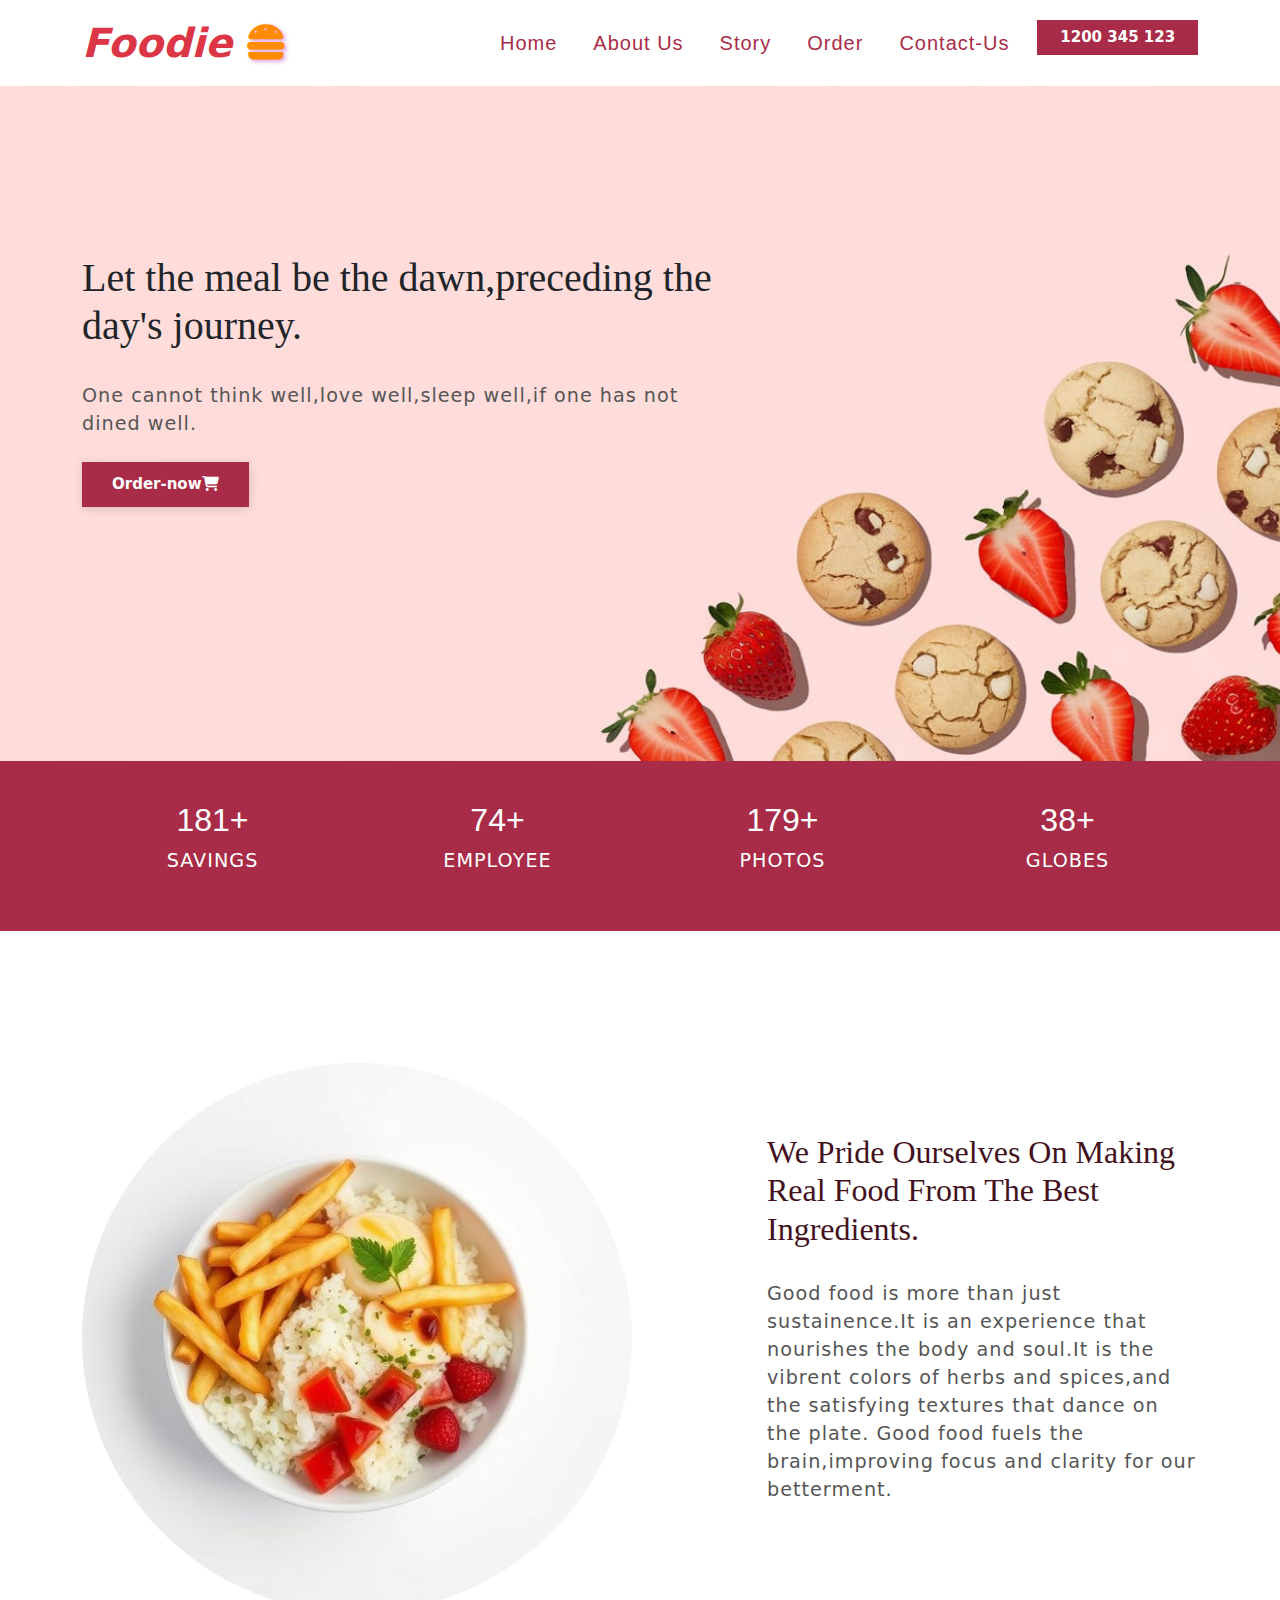
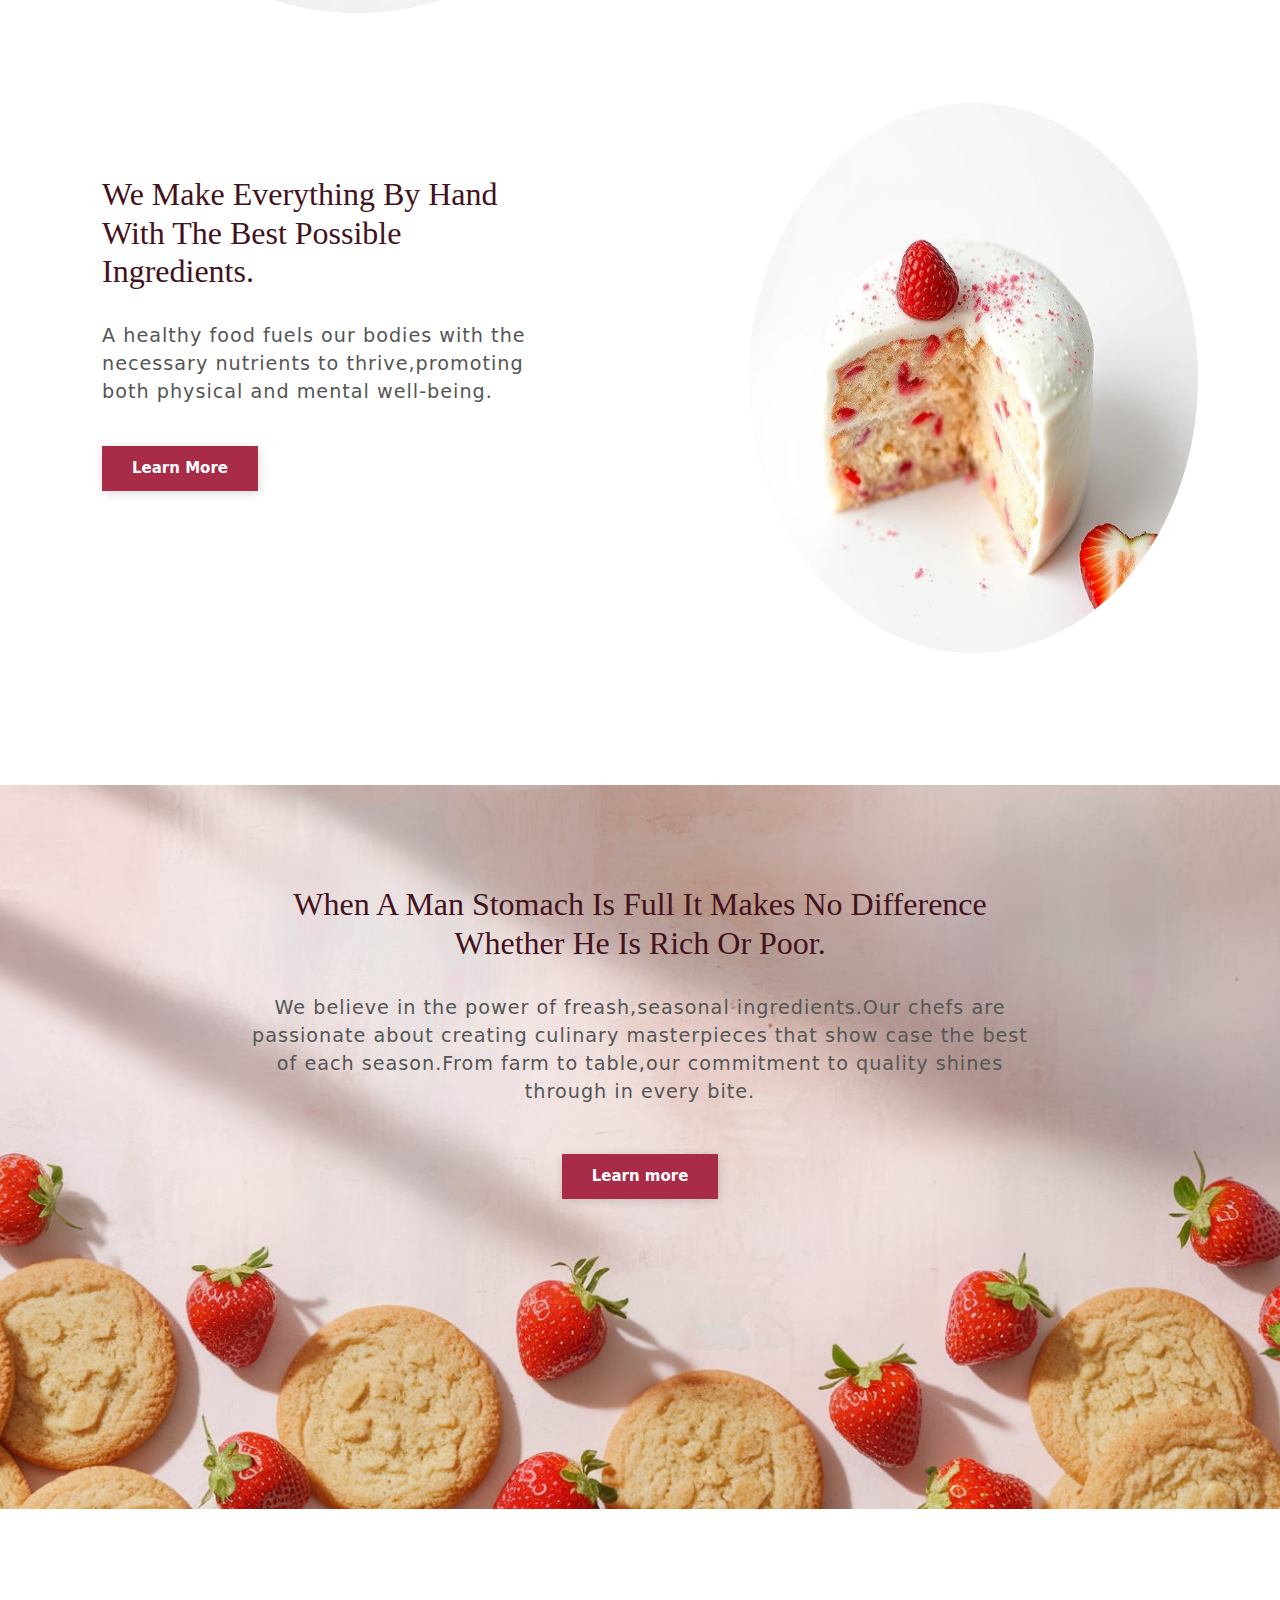
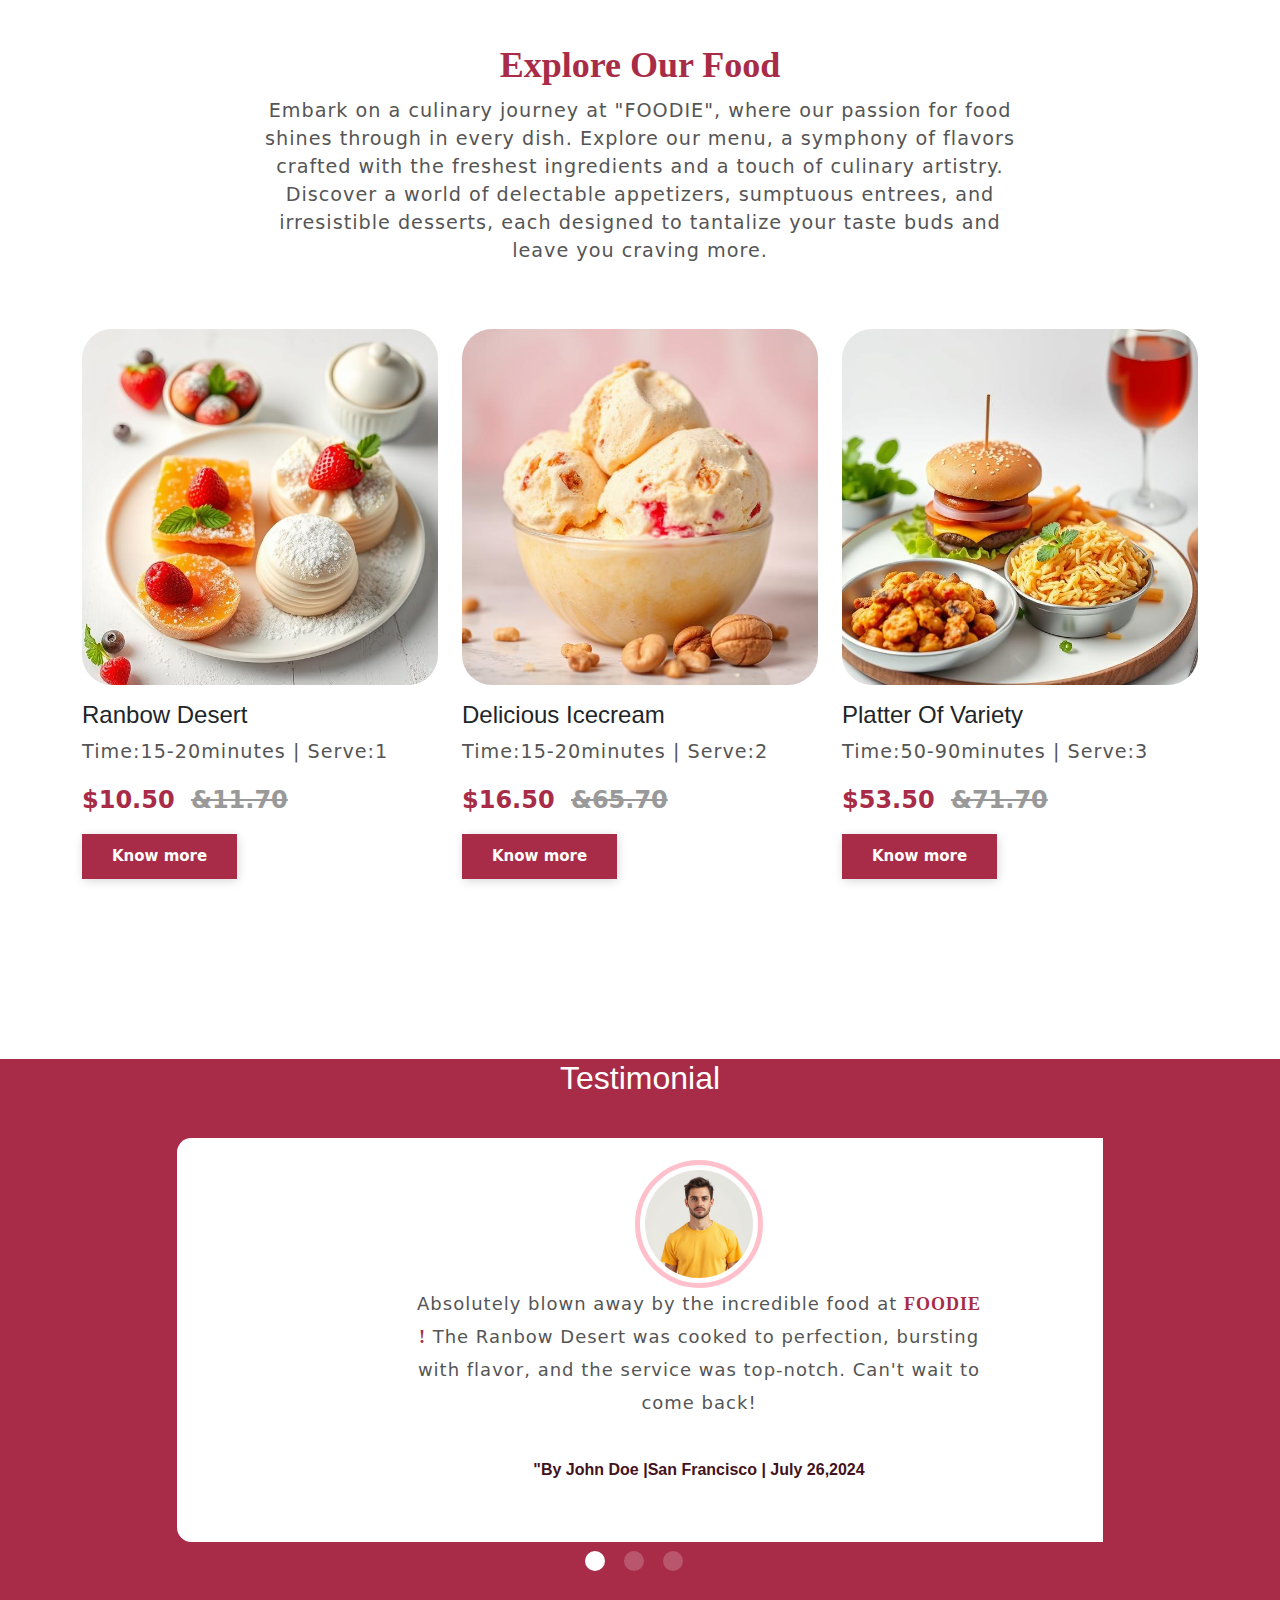
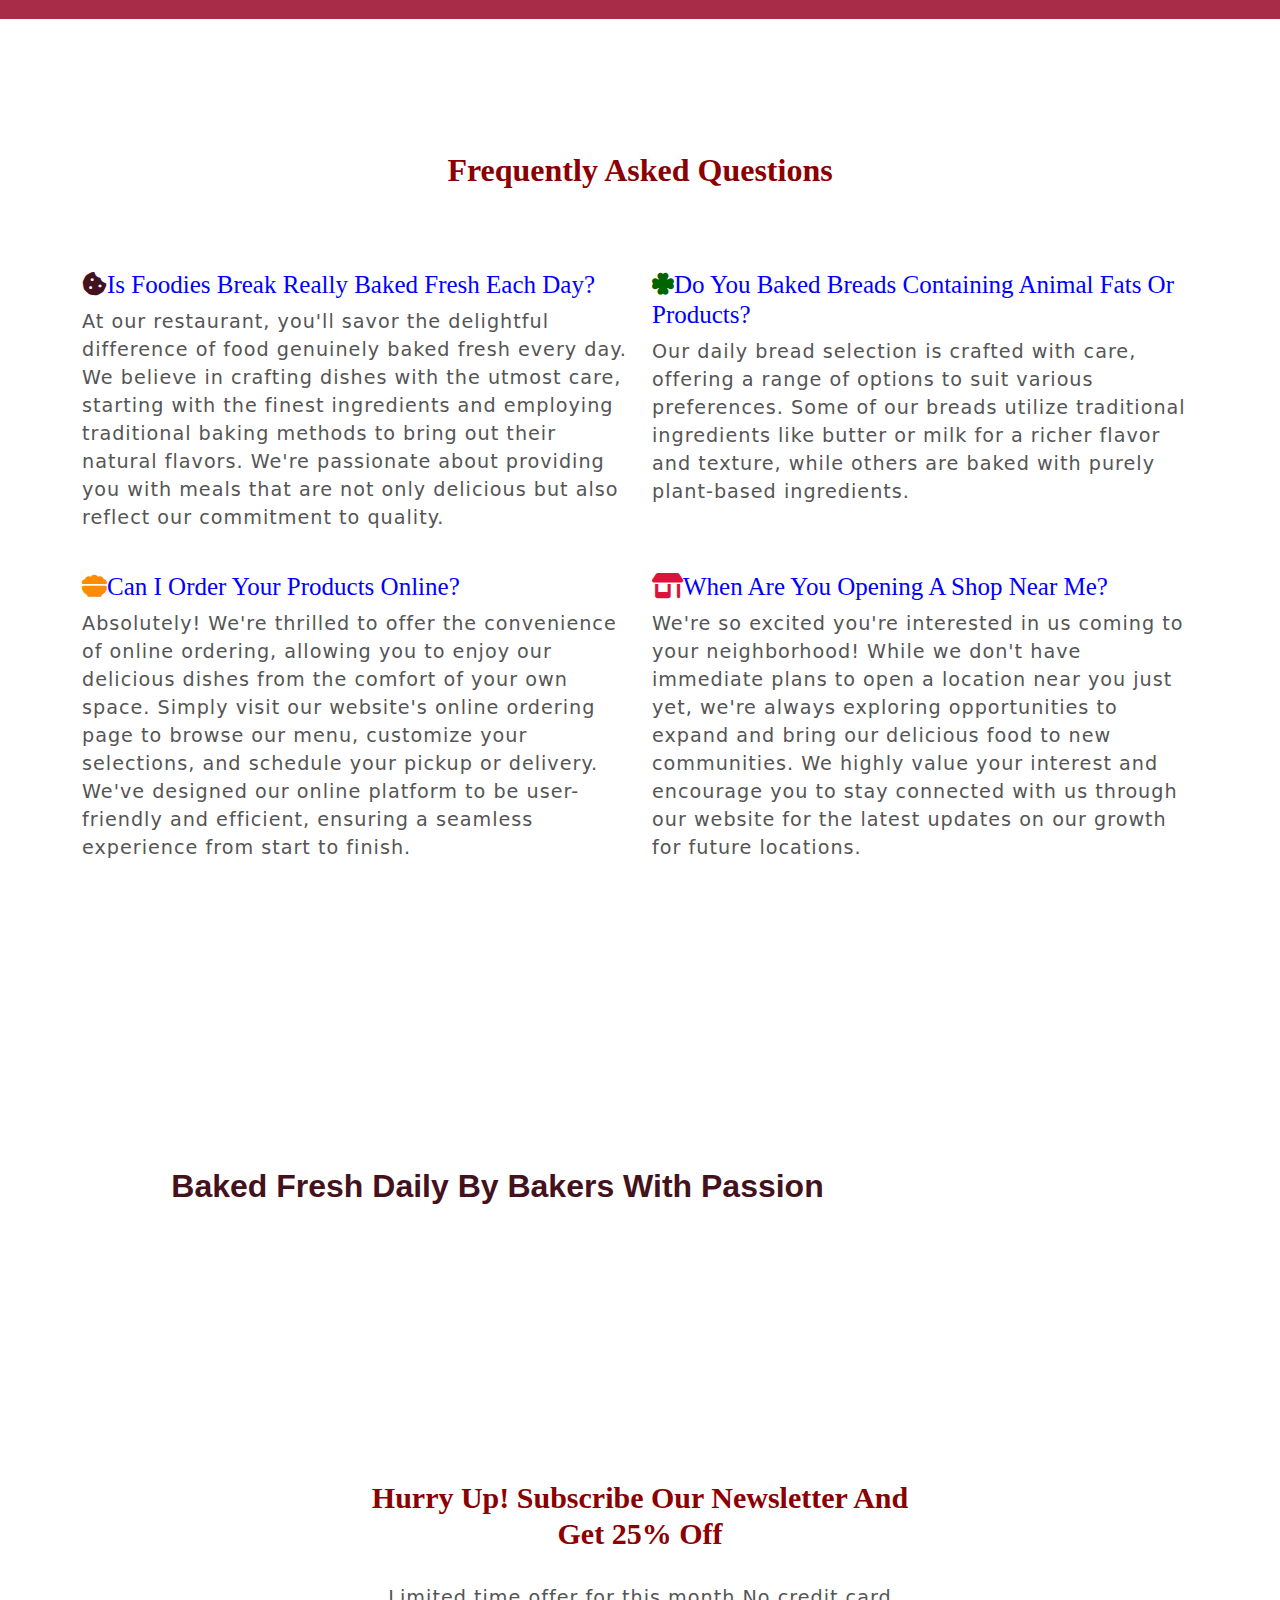
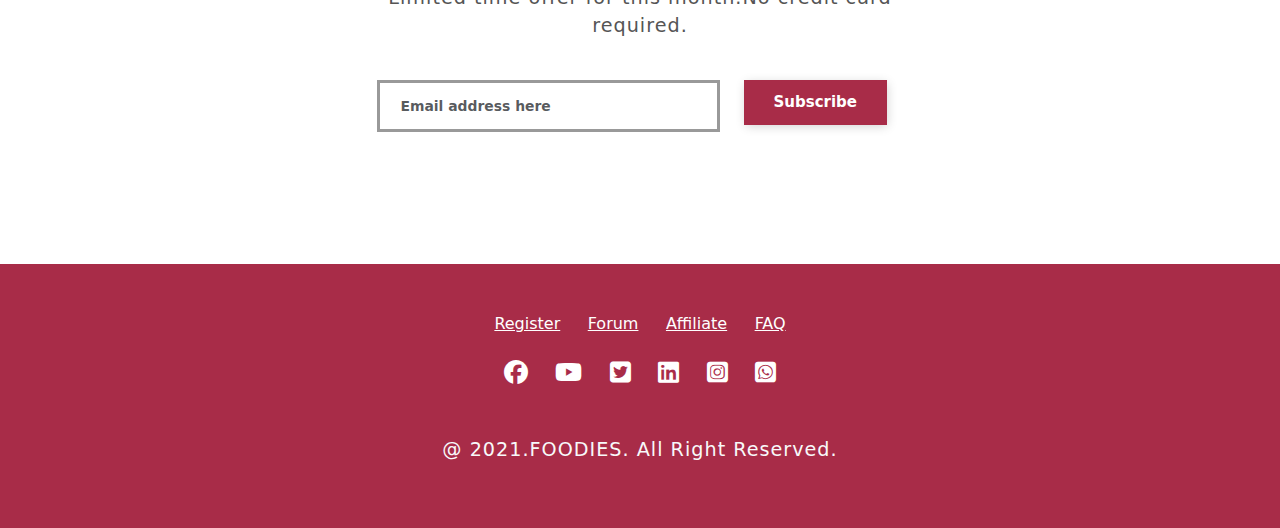
<file: foodie/index.html>
<!DOCTYPE html>
<html lang="en">
<head>
    <meta charset="UTF-8">
    <meta name="viewport" content="width=device-width, initial-scale=1.0">
    <title>Document</title>
    <link rel="stylesheet" href="style.css">


    <link rel="stylesheet" href="https://cdnjs.cloudflare.com/ajax/libs/font-awesome/6.2.1/css/all.min.css">
    <link href="https://cdn.jsdelivr.net/npm/bootstrap@5.3.3/dist/css/bootstrap.min.css" rel="stylesheet" integrity="sha384-QWTKZyjpPEjISv5WaRU9OFeRpok6YctnYmDr5pNlyT2bRjXh0JMhjY6hW+ALEwIH" crossorigin="anonymous">
</head>
<body>


    <header>
    <nav class="navbar navbar-expand-lg navigation-wrap bg-white fixed-top">
        <div class="container  ">
          <a class="navbar-brand fst-italic lh-60 fw-bold text-danger fs-1" href="#"> Foodie <span id=logo><i class="fa-solid fa-burger"></span></i></a>
          <button class="navbar-toggler" type="button" data-bs-toggle="collapse" data-bs-target="#navbarText" 
          aria-controls="navbarText" aria-expanded="false" aria-label="Toggle navigation">
            <i class="fas fa-stream navbar-toggler-icon"></i>
          </button>

          <div class="collapse navbar-collapse" id="navbarText">

            <ul class="navbar-nav ms-auto mb-2 mb-lg-0">
              <li class="nav-item">
                <a class="nav-link" aria-current="page"  href="./index.html">Home</a>
              </li>
              <li class="nav-item">
                <a class="nav-link " href="./about.html">About Us</a>
              </li>
              <li class="nav-item">
                <a class="nav-link" href="./story.html">Story</a>
              </li>
              <li class="nav-item">
                <a class="nav-link"  href="./order.html">Order</a>
              </li>
              <li class="nav-item">
                <a class="nav-link    " href="./contact.html">Contact-us</a>
              </li>
            
<li><button class="main-btn">1200 345 123</button></li>
            
            </ul>
          </div>
        </div>
      </nav>
    </header>


    <section id="home">
<div class="container-fluid px-0 top-banner">
  <div class="container">
    <div class="row">
      <div class="col-lg-7 col-md-6">
        <h1>Let the meal be the dawn,preceding the day's journey.</h1><br>
        <p>One cannot think well,love well,sleep well,if one has not dined well.</p>
        <div class="mt-4">
          <button class="main-btn "><a href="./order.html">Order-now</a><i class="fa-solid fa-cart-shopping"></i>
          </button>
        
        </div>
      </div>
    </div>
  </div>
</div>
    </section>


    <section id="counter">
      <section class="counter-section">
        <div class="container">
<div class="row text-center">
  <div class="col-md-3 mb-lg-0 mb-md-0 mb-5">
    <h2>
      <span id="count1"></span>+
    </h2>
    <p>SAVINGS</p>
  </div>

  <div class="col-md-3 mb-lg-0 mb-md-0 mb-5">
    <h2>
      <span id="count2"></span>+
    </h2>
    <p>EMPLOYEE</p>
  </div>

  <div class="col-md-3 mb-lg-0 mb-md-0 mb-5">
    <h2>
      <span id="count3"></span>+
    </h2>
    <p>PHOTOS</p>
  </div>

  <div class="col-md-3 mb-lg-0 mb-md-0 mb-5">
    <h2>
      <span id="count4"></span>+
    </h2>
    <p>GLOBES</p>
  </div>

</div>
        </div>
      </section>
    </section>


<section id="About-us">
  <div class="about-section wrapper ">
    <div class="container">
<div class="row align-items-center">
  <div class="col-lg-7 col-md-12 mb-lg-0 mb-5 ">
    <div class="card border-0">
      <img src="./asstes/images/about1.jpg" class="img-fluid">
    </div>
  </div>
  <div class="col-lg-5 col-md-12 text-sec">
      <h2 id="m">We pride ourselves on making real food from the best ingredients.</h2><br>
      <p>
        Good food is more than just sustainence.It is an experience that nourishes
        the body and soul.It is the vibrent colors of herbs and spices,and the satisfying
        textures that dance on the plate. Good food fuels the brain,improving focus and clarity for our betterment.

      </p><br>

    </div>
 </div>
 </div>

 <div class="container food-type">
  <div class="row align-items-center ">
    <div class="col-lg-5 col-md-12 text-sec mb-lg-0 mb-5 ">
      <h2 id="n">We make everything by hand with the Best possible
        ingredients.
      </h2><br>
      <p>A healthy food fuels our bodies with the necessary
         nutrients to thrive,promoting both physical and mental well-being.
      </p>
      <button class="main-btn mt-4"><a href="./about.html">Learn More</a></button>
      </div>
      <div class="col-lg-7 col-md-12 ">
        <div class=" img2 card border-0 ">
          <img src="./asstes/images/about2.jpg" class="img-fluid ">
        </div>
      </div>
    </div>
  </div>
 </div>
</section>


<section id="story">
  <div class="story-section">
    <div class="container">
      <div class="row">
        <div class="col-sm-12">
          <div class="text-content">
            <h2>When A Man Stomach Is Full It Makes No Difference Whether 
              he is Rich Or Poor.
            </h2><br>
            <p>We believe in the power of freash,seasonal ingredients.Our chefs
              are passionate about creating culinary masterpieces that show case the 
              best of each season.From farm to table,our commitment to quality shines
              through in every bite.
            </p>
            
            <div class="col-lg-3 col-md-12 mt-lg-5 mt-4 text-center text-content ">
              <Button class="main-btn text-center"><a href="./story.html">Learn more</a></Button></div>
          </div>
          </div>
        </div>
      </div>
    </div>

  </div>
</section>


<section id="explore-food">
  <div class="explore-food  wrapper">
    <div class="container">
      <div class="row mt-0">
        <div class="col-sm-12">
          <div class="text-content text-center">
            <h2 id="o">Explore Our Food</h2>
            <p>Embark on a culinary journey at "FOODIE", where our passion for food shines through in every dish.  Explore our menu, a symphony of flavors crafted with the freshest ingredients and a touch of culinary artistry.  Discover a world of delectable appetizers, sumptuous entrees, and irresistible desserts, each designed to
               tantalize your taste buds and leave you craving more.</p>
            </div>
            </div>
            </div>
            <div class="row pt-5">

              <div class="col-lg-4 col-md-6 mb-lg-0 mb-5">
                <div class="card">
                  <img src="./asstes/images/rainbow-desert.jpg" class="image-fluid">
                  <div class="pt-3">
                    <h4>Ranbow Desert </h4>
                    <p> Time:15-20minutes   | Serve:1 </p>
                    <span> $10.50 <del>&11.70</del></span>
                    <button class="main-btn "><a href="./order.html">Know more</a>
                   
                  </div>
                </div>
              </div>

              <div class="col-lg-4 col-md-6 mb-lg-0 mb-5">
                <div class="card">
                  <img src="./asstes/images/icecream.jpg" class="image-fluid text-align-center">
                  <div class="pt-3">
                    <h4>Delicious Icecream</h4>
                    <p> Time:15-20minutes    | Serve:2</p>
                    <span> $16.50 <del>&65.70</del></span>
                    <button class="main-btn "><a href="./order.html">Know more</a>
                  </div>
                </div>
              </div>

              <div class="col-lg-4 col-md-6 mb-lg-0 mb-5">
                <div class="card">
                  <img src="./asstes/images/variety.jpg" class="image-fluid">
                  <div class="pt-3">
                    <h4>platter of variety</h4>
                    <p> Time:50-90minutes   |    Serve:3</p>
                    <span> $53.50 <del>&71.70</del></span>
                    <button class="main-btn "><a href="./order.html">Know more</a>
                  </div>
                </div>
              </div>

            </div>
            </div>
            </div>
          </section>



 <section id="review">
            <div class="review-section">
              <div class="container text-center">
                <div class="text-center  ">
             <h2 class="mt-5">Testimonial</h2>
                 </div>

<div class="row">
<div class="col-sm-12 col-lg-10 offset-lg-1">
                 <div id="carouselExampleCaptions" class="carousel slide">
                  <div class="carousel-indicators">
                    <button type="button" data-bs-target="#carouselExampleCaptions" data-bs-slide-to="0" class="active" aria-current="true" aria-label="Slide 1"></button>
                    <button type="button" data-bs-target="#carouselExampleCaptions" data-bs-slide-to="1" aria-label="Slide 2"></button>
                    <button type="button" data-bs-target="#carouselExampleCaptions" data-bs-slide-to="2" aria-label="Slide 3"></button>
                  </div>

                  <div class="carousel-inner">
                    <div class="carousel-item active">
                      <div class="carousel-caption">
                      <img src="./asstes/images/review1.jpg">
                       
                        <p>Absolutely blown away by the incredible food at  <span id="a">FOODIE !</span>  The Ranbow Desert was cooked to perfection,
                           bursting with flavor, and the service was top-notch.    Can't wait to come back!</p>
                          <h5>"By John Doe |San Francisco | july 26,2024</h5>
                      </div>
                      </div>
                    

                    <div class="carousel-item ">
                      <div class="carousel-caption">
                      <img src="./asstes/images/review2.jpg" >
                      
                  
                        <p>What a fantastic dining experience! 
                           <span id="b">FOODIE !</span>has it all: delicious food, a cozy atmosphere, and friendly staff.  We especially loved the  food.  Highly recommend this place for a special occasion or a casual night out."
                          </p>
                          <h5>"By Supriya Vishwakarma| january 23|2024"</h5>
                      </div>
                    </div>

                    <div class="carousel-item">
                      <div class="carousel-caption">
                      <img src="./asstes/images/review3.jpg" >          
                        <p>We had such a wonderful time at  <span id="c">FOODIE !</span>  The food was amazing, every dish was a culinary masterpiece.  The staff was so attentive and made us feel like royalty. We'll definitely be back soon!"
                        </p>
                        <h5>"By Muskan Ali| march 12,2025"</h5>
                      </div>
                    </div>
                  </div>


                  <button class="carousel-control-prev" type="button" data-bs-target="#carouselExampleCaptions" data-bs-slide="prev">
                    <span class="carousel-control-prev-icon" aria-hidden="true"></span>
                    <span class="visually-hidden">Previous</span>
                  </button>
                  <button class="carousel-control-next" type="button" data-bs-target="#carouselExampleCaptions" data-bs-slide="next">
                    <span class="carousel-control-next-icon" aria-hidden="true"></span>
                    <span class="visually-hidden">Next</span>
                  </button>
                </div>
                 </div>
                 </div>
                 </div>
                 </div>
                

                 </section>


           <section id="faq">
            <div class="faq wrapper">
              <div class="container">
                <div class="row">
                <div class="col-sm-12">
<div class="text-center pb-4">
  <h2 id="e">Frequently Asked Questions</h2>
 
</div>
                </div>
              </div>
              <div class="row pt-5">
                <div class="col-sm-6 mb-4">
                  <h4><span id="bake"><i class="fa-solid fa-cookie-bite"></i></span>Is Foodies Break really baked fresh each day?</h4>
                  <p>At our restaurant, you'll savor the delightful difference of food genuinely baked fresh 
                    every day. We believe in crafting dishes with the utmost care, starting with the finest ingredients and employing traditional 
                    baking methods to bring out their natural flavors. 
                      We're passionate about providing you with meals 
                     that are not only delicious but also reflect our commitment 
                    to quality.</p>
                </div>
                <div class="col-sm-6 mb-4">
                  <h4><span id="leaf"><i class="fa-solid fa-clover"></i></span>Do you baked breads containing animal fats or products?</h4>
                  <p>Our daily bread selection is crafted with care, offering a range of options to suit various preferences.
                     Some of our breads utilize traditional ingredients like butter or milk for a richer flavor and texture, while others are baked with
                      purely plant-based ingredients.</p>
                </div>
                <div class="col-sm-6 mb-4">
                  <h4><span id="food"><i class="fa-solid fa-bowl-food"></i></span>Can i order your products online?</h4>
                  <p>Absolutely! We're thrilled to offer the convenience of online ordering, 
                    allowing you to enjoy our delicious dishes from the comfort of your own space. Simply visit our website's online ordering page to browse our menu, customize your selections, and schedule your pickup or delivery.
                     We've designed our online platform to be user-friendly and efficient, ensuring a seamless experience from start to finish. 
                     </p>
                </div>
                <div class="col-sm-6 mb-4">
                  <h4><span id="shop"><i class="fa-solid fa-shop"></i></span>When are you opening a shop near me?</h4>
                  <p>We're so excited you're interested in us coming to your neighborhood! While we don't have immediate plans to open
                     a location near you just yet, we're always exploring opportunities to expand and bring our delicious food to
                      new communities. We highly value your interest and encourage you to stay connected with us through our website 
                      for the latest updates on our growth for future locations. 
                 </p>
                </div>
              </div>
            </div>
            </div>
           </section>       
          

           <section id="book-food">
            <div class="book-food">
              <div class="container book-food-text">
                <div class="row text-center">
                  <div class="col-lg-9 col-md-12 ">
                    <h2 id="transparent">Baked fresh daily by bakers with passion</h2>
                  </div>
                 
              </div>
            </div>
           </section>

           <section id="newsletter">
            <div class="newsletter wrapper">
              <div class="container">
                <div class="row">
                  <div class="col-sm-12">
                    <div class="text-center text-content pb-4 ">
                      <h2 id="f">Hurry up! Subscribe Our Newsletter and get 25% off</h2><br>
                      <p>Limited time offer for this month.No credit card required.</p>
                    </div>
                    <div class="newsletter">
                      <div class="row">
                        <div class="col-md-8 col-12">
                          <input class="form-control" placeholder="Email address here" name="email" type="email"></div>
                        <div class="col-md-4 col-12">
                          <button class="main-btn" type="submit">Subscribe

                          </button>
                        </div>
                        </div>
                      </div>
                    </div>
                  </div>
                </div>
              </div>
            </div>
           </section>

           <section id="footer">
            <div class="footer py-5">
              <div class="container">
                <div class="row">
                  <div class="col-md-12 text-center">
                    <a class="footer-link"href="#">Register</a>
                    <a class="footer-link"href="#">Forum</a>
                    <a class="footer-link"href="#">Affiliate</a>
                    <a class="footer-link"href="#">FAQ</a>
                    <div class="footer-social pt-4 text-center">
                      <a href="#"><i class="fa-brands fa-facebook"></i></a>
                      <a href="#"><i class="fa-brands fa-youtube"></i></a>
                      <a href="#"><i class="fa-brands fa-square-twitter"></i></a>
                      <a href="#"><i class="fa-brands fa-linkedin"></i></a>
                      <a href="#"><i class="fa-brands fa-square-instagram"></i></a>
                      <a href="#"><i class="fa-brands fa-square-whatsapp"></i></a>
                    
                    </div>
                  </div>
                  <div class="col-sm-12">
                    <div class="footer-copy">
                      <div class="copy-right text-center pt-5">
                        <p class="text-light"> @ 2021.FOODIES. All Right Reserved.</p>
                      </div>
                    </div>
                  </div>
                </div>
              </div>
            </div>
           </section>
</body>
<script src="https://cdn.jsdelivr.net/npm/bootstrap@5.3.3/dist/js/bootstrap.bundle.min.js" integrity="sha384-YvpcrYf0tY3lHB60NNkmXc5s9fDVZLESaAA55NDzOxhy9GkcIdslK1eN7N6jIeHz" crossorigin="anonymous"></script>
<script src=script.js></script>
</body>
</html>
</file>
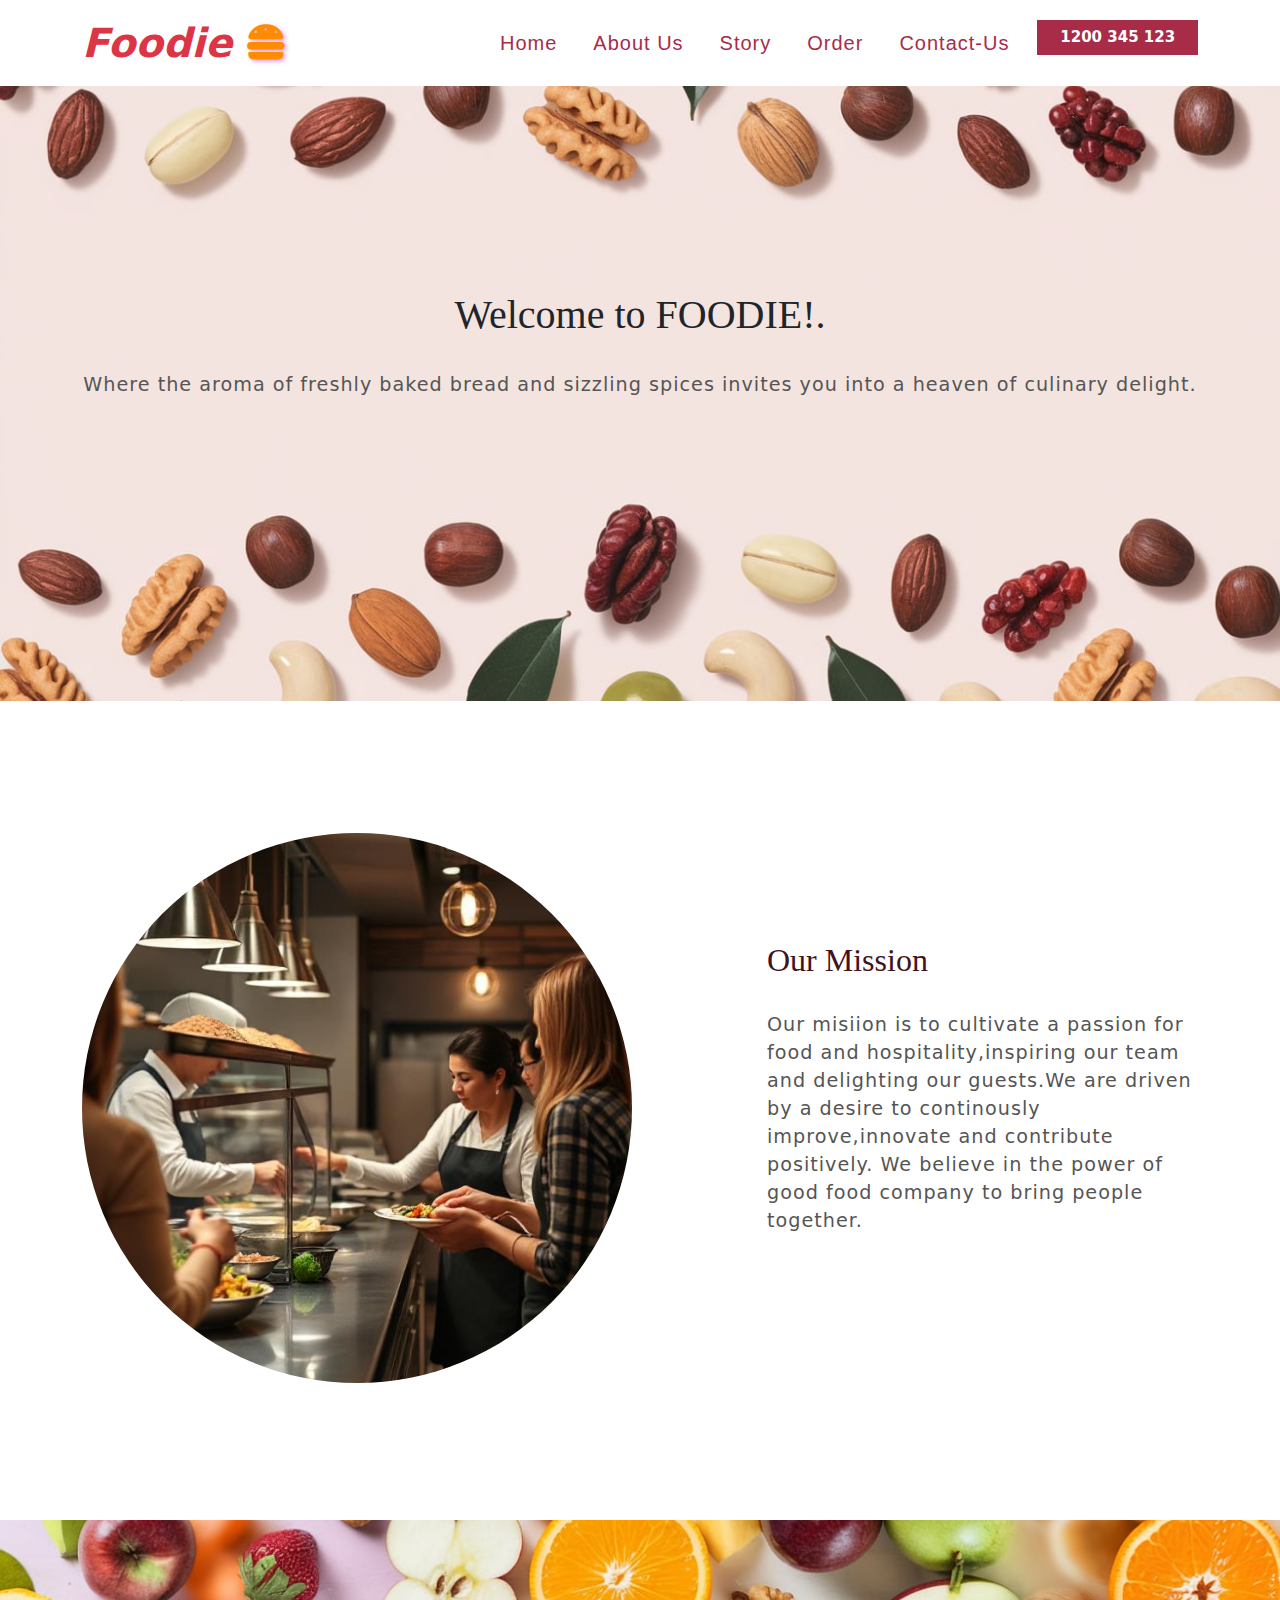
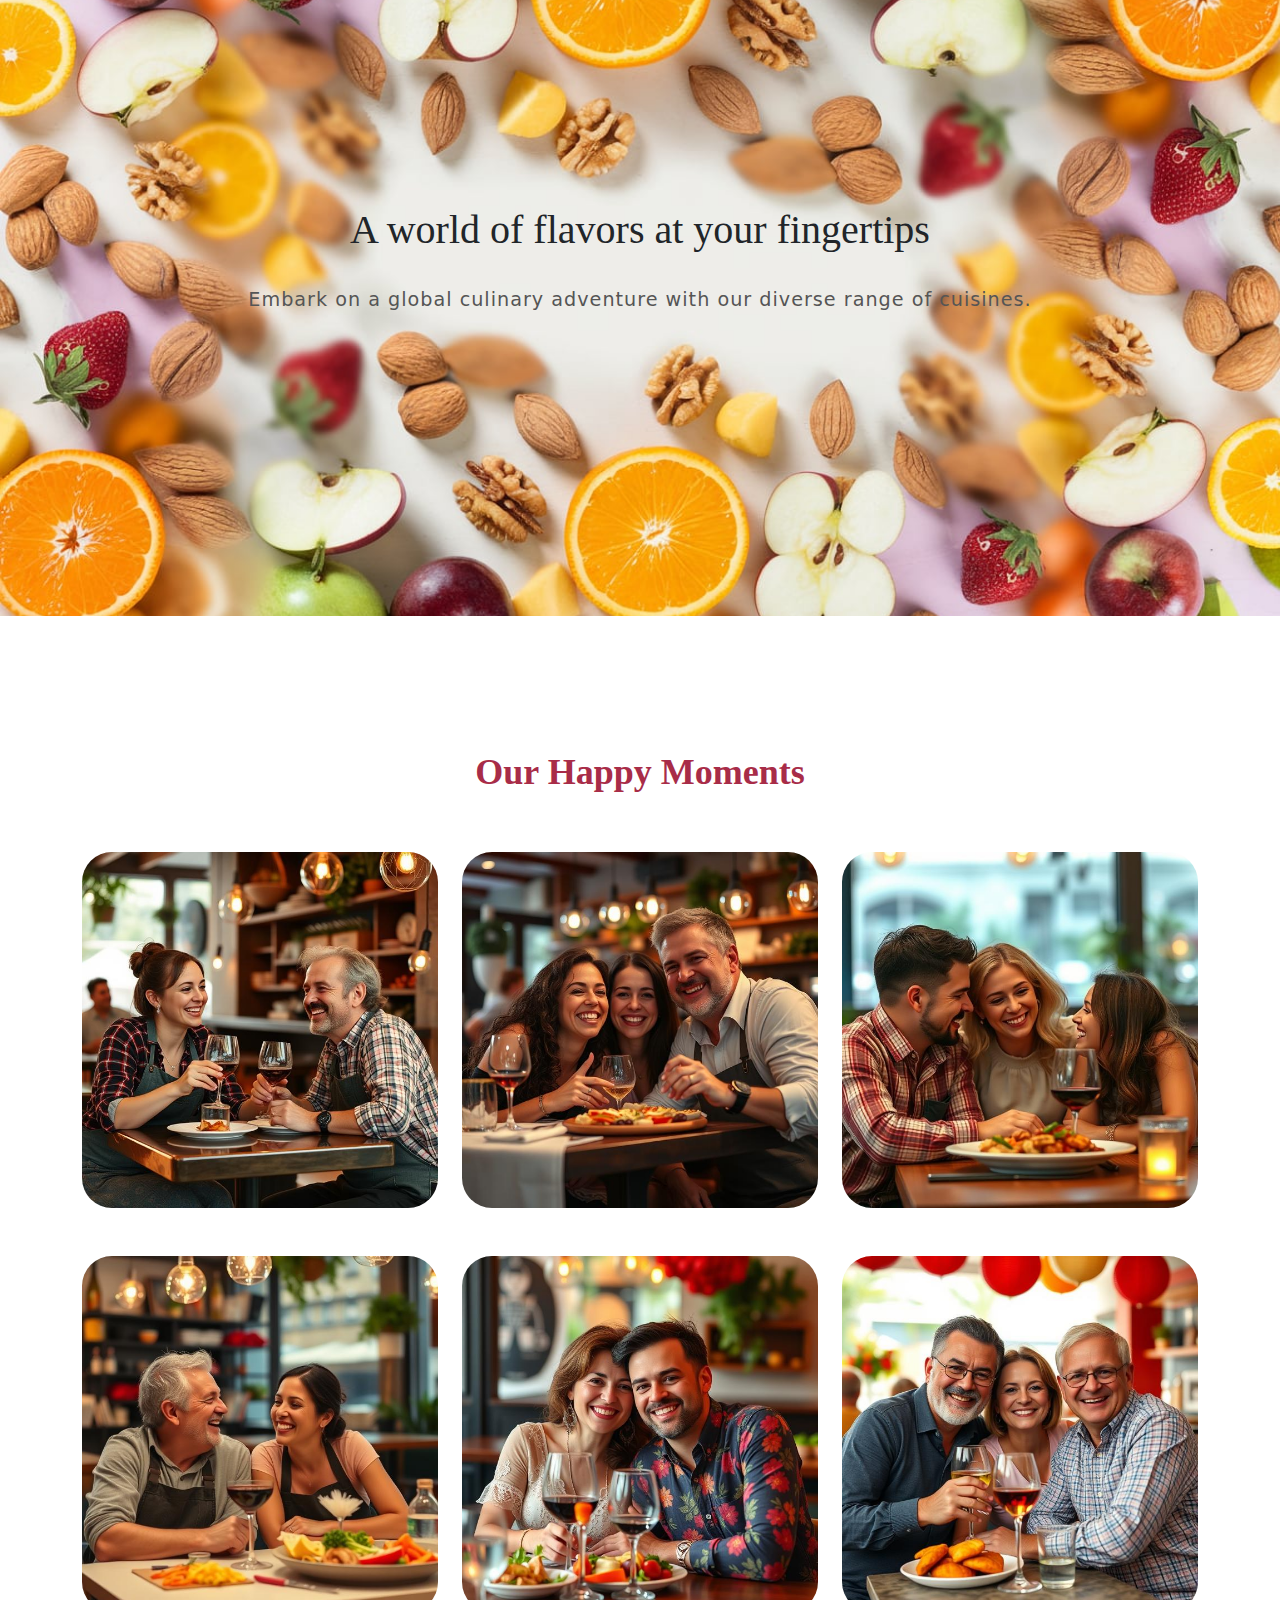
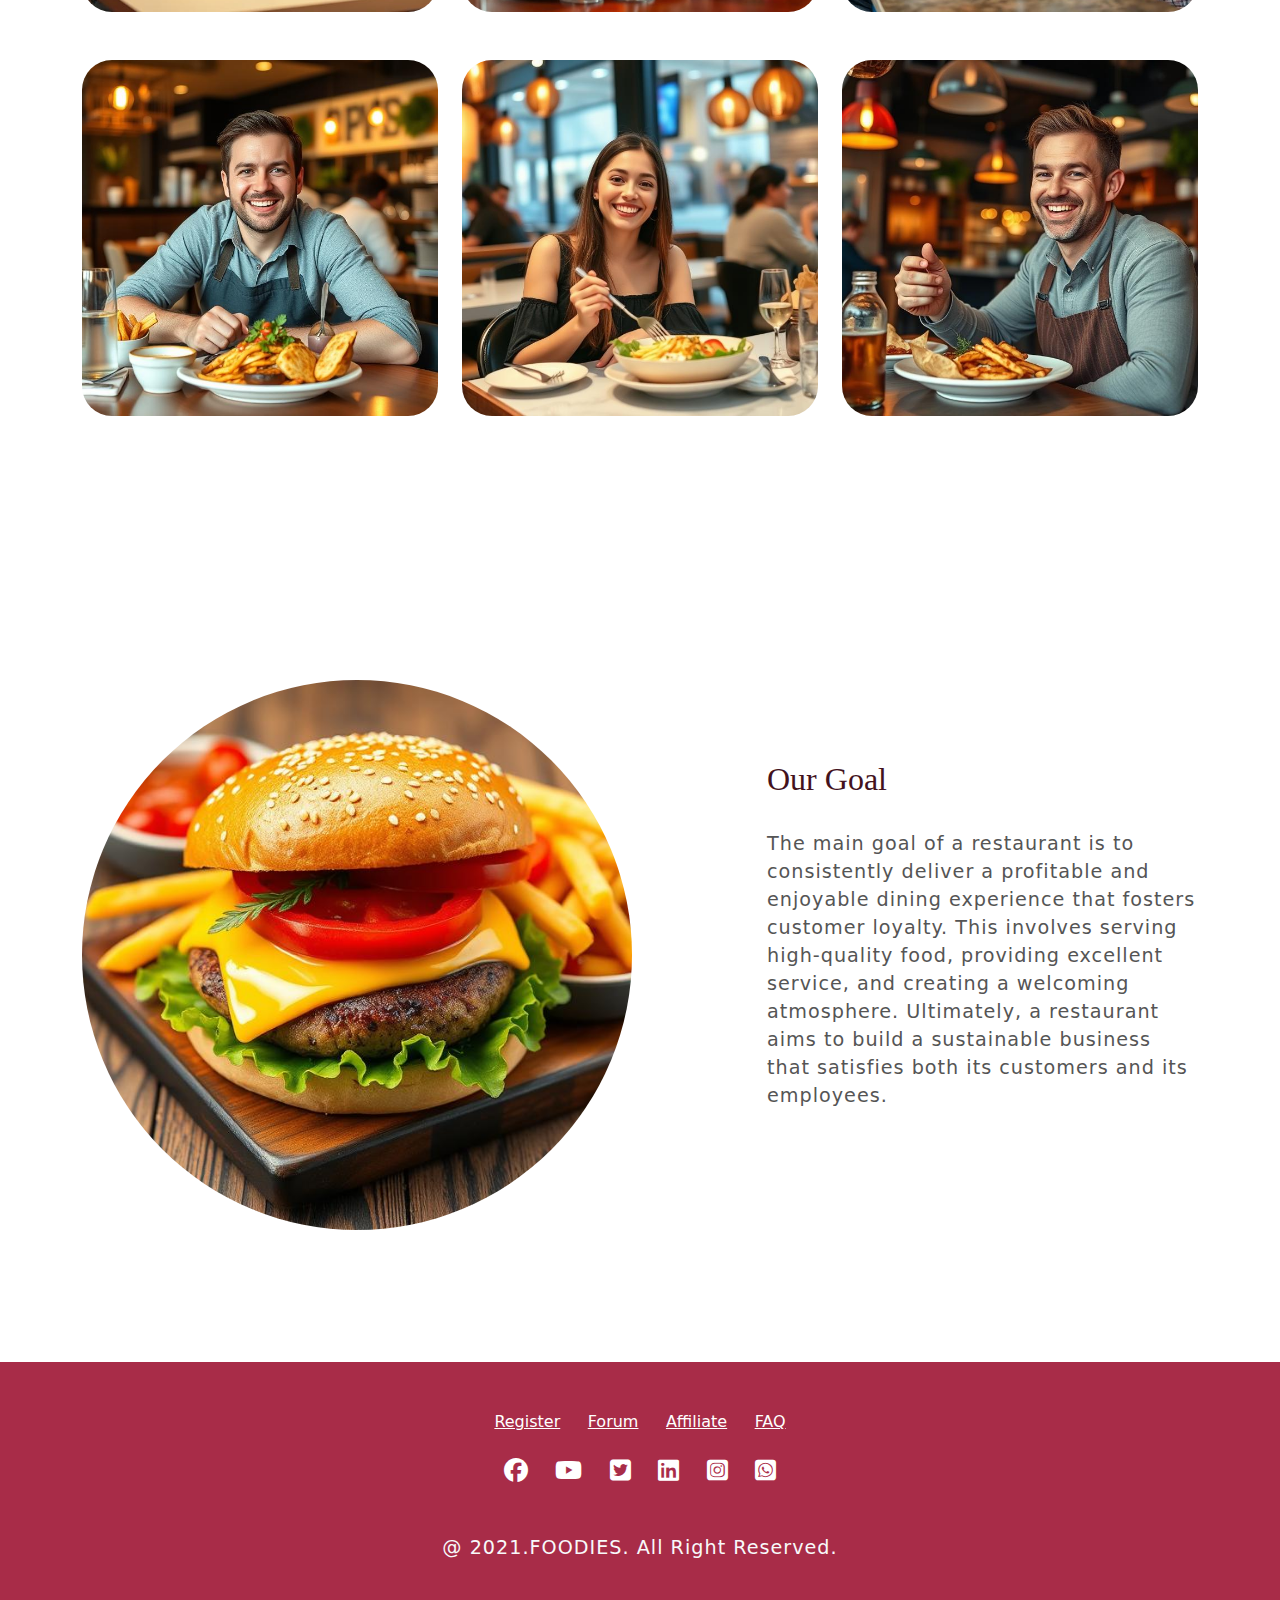
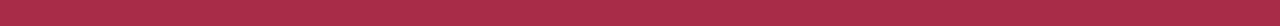
<file: foodie/about.html>
<!DOCTYPE html>
<html lang="en">
<head>
    <meta charset="UTF-8">
    <meta name="viewport" content="width=device-width, initial-scale=1.0">
    <title>about</title>
    <link rel="stylesheet" href="style.css">
    <link rel="stylesheet" href="https://cdnjs.cloudflare.com/ajax/libs/font-awesome/6.2.1/css/all.min.css">
    <link href="https://cdn.jsdelivr.net/npm/bootstrap@5.3.3/dist/css/bootstrap.min.css" rel="stylesheet" integrity="sha384-QWTKZyjpPEjISv5WaRU9OFeRpok6YctnYmDr5pNlyT2bRjXh0JMhjY6hW+ALEwIH" crossorigin="anonymous">
</head>
<body>
   
  <header>
    <nav class="navbar navbar-expand-lg navigation-wrap bg-white fixed-top">
        <div class="container  ">
          <a class="navbar-brand fst-italic lh-60 fw-bold text-danger fs-1" href="#"> Foodie <span id=logo><i class="fa-solid fa-burger"></span></i></a>
          <button class="navbar-toggler" type="button" data-bs-toggle="collapse" data-bs-target="#navbarText" 
          aria-controls="navbarText" aria-expanded="false" aria-label="Toggle navigation">
            <i class="fas fa-stream navbar-toggler-icon"></i>
          </button>
          <div class="collapse navbar-collapse" id="navbarText">

            <ul class="navbar-nav ms-auto mb-2 mb-lg-0">
              <li class="nav-item">
                <a class="nav-link" aria-current="page"  href="./index.html">Home</a>
              </li>
              <li class="nav-item">
                <a class="nav-link " href="./about.html">About Us</a>
              </li>
              <li class="nav-item">
                <a class="nav-link" href="./story.html">Story</a>
              </li>
              <li class="nav-item">
                <a class="nav-link"  href="./order.html">Order</a>
              </li>
              <li class="nav-item">
                <a class="nav-link    " href="./contact.html">Contact-us</a>
              </li>
            
<li><button class="main-btn">1200 345 123</button></li>
            
            </ul>
          </div>
        </div>
      </nav>
    </header>

        <section id="about1">
            <div class=" about1 container-fluid px-0 top-banner">
              <div class="container">
                <div class="row">
                  <div class="col-lg-12 col-md-7 text-center">
                    <h1>Welcome to FOODIE!.</h1><br>
                    <p>Where the aroma of freshly baked bread and sizzling spices invites
                      you into a heaven of culinary delight.
                   
                  </div>
                </div>
              </div>
            </div>
                </section>
            
                <section id="About-us">
                    <div class="about-section wrapper  ">
                      <div class="container ">
                  <div class="row align-items-center">
                    <div class="col-lg-7 col-md-12 mb-lg-0 mb-5 ">
                      <div class="card border-0">
                        <img src="./asstes/images/mission1.jpg" class="img-fluid">
                      </div>
                    </div>
                    <div class="col-lg-5 col-md-12 text-sec">
                        <h2 id="m">Our Mission</h2><br>
                        <p>
                         Our misiion is to cultivate a passion for food and hospitality,inspiring our team and delighting our guests.We are driven
                         by a desire to continously improve,innovate and contribute positively.
                         We believe in the power of good food company to bring people together.
                        </p><br>
</div>
</div>
</div>
</div>
</section>

<section id="about2">
  <div class=" about2 container-fluid px-0 top-banner">
    <div class="container">
      <div class="row">
        <div class="col-lg-12 col-md-7 text-center">
          <h1>A world of flavors at your fingertips</h1><br>
          <p>Embark on a global culinary adventure with our diverse range of cuisines.</p>
         
        </div>
      </div>
    </div>
  </div>
      </section>

<section id="our happy moment">
    <div class="explore-food  wrapper ">
      <div class="container">
        <div class="row mt-0">
          <div class="col-sm-12">
            <div class="text-content text-center">
              <h2 id="o">Our happy Moments</h2>
              </div>
              </div>
              </div>

              <div class="row pt-5 ">
                <div class="col-lg-4 col-md-6 mb-lg-0 mb-5 ">
                  <div class="card">
                    <img src="./asstes/images/happy1.jpg" class="image-fluid">
                
                  </div>
                </div>
  
                <div class="col-lg-4 col-md-6 mb-lg-0 mb-5">
                  <div class="card">
                    <img src="./asstes/images/happy2.jpg" class="image-fluid text-align-center">
                
                  </div>
                </div>
  
                <div class="col-lg-4 col-md-7 mb-lg-0 mb-5">
                  <div class="card">
                    <img src="./asstes/images/happy3.jpg" class="image-fluid">
                    
                  </div>
                </div>


                <div class="col-lg-4 col-md-6 mb-lg-0 mb-5 mt-5">
                    <div class="card">
                      <img src="./asstes/images/happy4.jpg" class="image-fluid">
                      
                    </div>
                  </div>
                
                  <div class="col-lg-4 col-md-6 mb-lg-0 mb-5 mt-5">
                    <div class="card">
                      <img src="./asstes/images/happy5.jpg" class="image-fluid">
                      
                    </div>
                  </div>
                
                  <div class="col-lg-4 col-md-6 mb-lg-0 mb-5 mt-5">
                    <div class="card">
                      <img src="./asstes/images/happy6.jpg" class="image-fluid">
                      
                    </div>
                  </div>
         
                  <div class="col-lg-4 col-md-6 mb-lg-0 mb-5 mt-5">
                    <div class="card">
                      <img src="./asstes/images/happy7.jpg" class="image-fluid">
                      
                    </div>
                  </div>
                  <div class="col-lg-4 col-md-6 mb-lg-0 mb-5 mt-5">
                    <div class="card">
                      <img src="./asstes/images/happy8.jpg" class="image-fluid">
                      
                    </div>
                  </div>
                  <div class="col-lg-4 col-md-6 mb-lg-0 mb-5 mt-5">
                    <div class="card">
                      <img src="./asstes/images/happy9.jpg" class="image-fluid">
                      
                    </div>
                  </div>
  </div>
              
              </div>
              </div>
            </section>
  

            <section id="our-goal">
              <div class="about-section wrapper ">
                <div class="container">
            <div class="row align-items-center">
              <div class="col-lg-7 col-md-12 mb-lg-0 mb-5 ">
                <div class="card border-0">
                  <img src="./asstes/images/goal.jpg" class="img-fluid">
                </div>
              </div>
              <div class="col-lg-5 col-md-12 text-sec">
                  <h2 id="m">Our Goal</h2><br>
                  <p>
                      The main goal of a restaurant is to consistently deliver a profitable and enjoyable dining experience that fosters customer loyalty. 
                      This involves serving high-quality food, providing excellent service, and creating a welcoming atmosphere. Ultimately,
                       a restaurant aims to build a sustainable business that satisfies both its customers and its employees.
                  </p><br>
</div>
</div>
</div>
</div>
</section>



        <section id="footer">
            <div class="footer py-5">
              <div class="container">
                <div class="row">
                  <div class="col-md-12 text-center">
                    <a class="footer-link"href="#">Register</a>
                    <a class="footer-link"href="#">Forum</a>
                    <a class="footer-link"href="#">Affiliate</a>
                    <a class="footer-link"href="#">FAQ</a>
                    <div class="footer-social pt-4 text-center">
                      <a href="#"><i class="fa-brands fa-facebook"></i></a>
                      <a href="#"><i class="fa-brands fa-youtube"></i></a>
                      <a href="#"><i class="fa-brands fa-square-twitter"></i></a>
                      <a href="#"><i class="fa-brands fa-linkedin"></i></a>
                      <a href="#"><i class="fa-brands fa-square-instagram"></i></a>
                      <a href="#"><i class="fa-brands fa-square-whatsapp"></i></a>
                    
                    </div>
                  </div>
                  <div class="col-sm-12">
                    <div class="footer-copy">
                      <div class="copy-right text-center pt-5">
                        <p class="text-light"> @ 2021.FOODIES. All Right Reserved.</p>
                      </div>
                    </div>
                  </div>
                </div>
              </div>
            </div>
           </section>


</body>
</html>
</file>
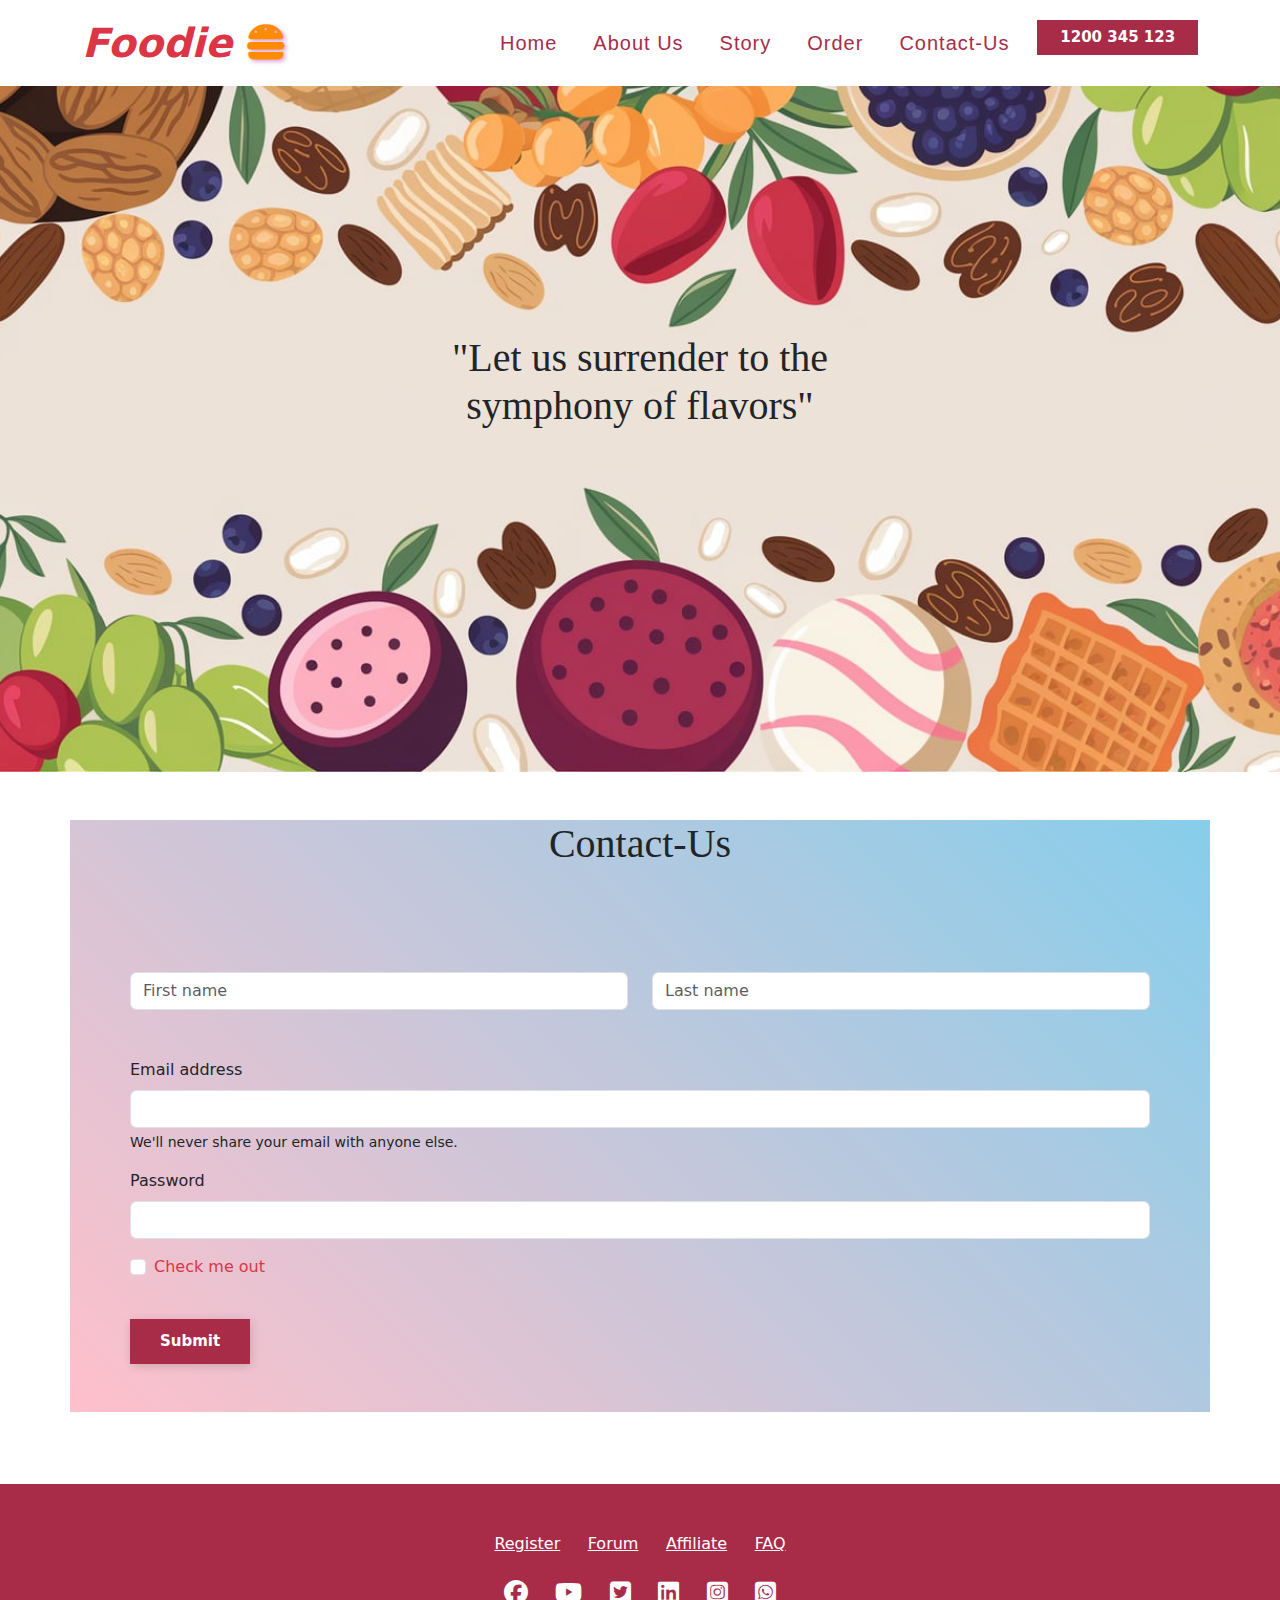
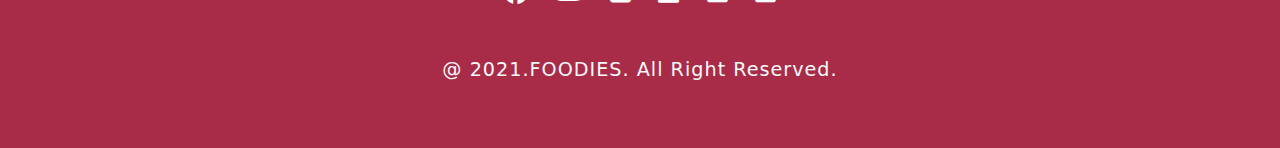
<file: foodie/contact.html>
<!DOCTYPE html>
<html lang="en">
<head>
    <meta charset="UTF-8">
    <meta name="viewport" content="width=device-width, initial-scale=1.0">
    <title>about</title>
    <link rel="stylesheet" href="style.css">
    <link rel="stylesheet" href="https://cdnjs.cloudflare.com/ajax/libs/font-awesome/6.2.1/css/all.min.css">
    <link href="https://cdn.jsdelivr.net/npm/bootstrap@5.3.3/dist/css/bootstrap.min.css" rel="stylesheet" integrity="sha384-QWTKZyjpPEjISv5WaRU9OFeRpok6YctnYmDr5pNlyT2bRjXh0JMhjY6hW+ALEwIH" crossorigin="anonymous">
</head>
<body>
  <header>
    <nav class="navbar navbar-expand-lg navigation-wrap bg-white fixed-top">
        <div class="container  ">
          <a class="navbar-brand fst-italic lh-60 fw-bold text-danger fs-1" href="#"> Foodie <span id=logo><i class="fa-solid fa-burger"></span></i></a>
          <button class="navbar-toggler" type="button" data-bs-toggle="collapse" data-bs-target="#navbarText" 
          aria-controls="navbarText" aria-expanded="false" aria-label="Toggle navigation">
            <i class="fas fa-stream navbar-toggler-icon"></i>
          </button>
          <div class="collapse navbar-collapse" id="navbarText">

            <ul class="navbar-nav ms-auto mb-2 mb-lg-0">
              <li class="nav-item">
                <a class="nav-link" aria-current="page"  href="./index.html">Home</a>
              </li>
              <li class="nav-item">
                <a class="nav-link " href="./about.html">About Us</a>
              </li>
              <li class="nav-item">
                <a class="nav-link" href="./story.html">Story</a>
              </li>
              <li class="nav-item">
                <a class="nav-link"  href="./order.html">Order</a>
              </li>
              <li class="nav-item">
                <a class="nav-link    " href="./contact.html">Contact-us</a>
              </li>
            
<li><button class="main-btn">1200 345 123</button></li>
            
            </ul>
          </div>
        </div>
      </nav>
    </header>


    <section id="contact">
      <div class="container-fluid px-0 top-banner">
        <div class="container">
          <div class="row">
            <div class="col-lg-6 col-md-7 text-content text-center">
              <h1>"Let us surrender to the symphony of flavors"</h1>
            
             
            </div>
          </div>
        </div>
      </div>
          </section>

                <section id="contact-us">
                <div class="container  mb-4 mt-5">
                 
                    <h1 class="text-dark text-center mt-5">Contact-Us</h1>
                      <form  class="p-5 text-danger">
                        <div class="mb-3">
                          <div class="row  my-5 mt-5">
                            <div class="col">
                              <input type="text" class="form-control" placeholder="First name" aria-label="First name">
                            </div>
                            <div class="col">
                              <input type="text" class="form-control" placeholder="Last name" aria-label="Last name">
                            </div>
                          </div>
                          <label for="exampleInputEmail1" class="form-label text-dark">Email address</label>
                          <input type="email" class="form-control" id="exampleInputEmail1" aria-describedby="emailHelp">
                          <div id="emailHelp" class="form-text text-dark">We'll never share your email with anyone else.</div>
                        </div>
                        <div class="mb-3">
                          <label for="exampleInputPassword1" class="form-label text-dark">Password</label>
                          <input type="password" class="form-control" id="exampleInputPassword1">
                        </div>
                        <div class="mb-3 form-check">
                          <input type="checkbox" class="form-check-input" id="exampleCheck1">
                          <label class="form-check-label" for="exampleCheck1">Check me out</label>
                        </div>
                       
                        <button class="main-btn mt-4">Submit</a></button>
                      </div>
                      </form>
                    </div>
                      </section>
                      <br>
                      <br>
                
                
        <section id="footer">
            <div class="footer py-5">
              <div class="container">
                <div class="row">
                  <div class="col-md-12 text-center">
                    <a class="footer-link"href="#">Register</a>
                    <a class="footer-link"href="#">Forum</a>
                    <a class="footer-link"href="#">Affiliate</a>
                    <a class="footer-link"href="#">FAQ</a>
                    <div class="footer-social pt-4 text-center">
                      <a href="#"><i class="fa-brands fa-facebook"></i></a>
                      <a href="#"><i class="fa-brands fa-youtube"></i></a>
                      <a href="#"><i class="fa-brands fa-square-twitter"></i></a>
                      <a href="#"><i class="fa-brands fa-linkedin"></i></a>
                      <a href="#"><i class="fa-brands fa-square-instagram"></i></a>
                      <a href="#"><i class="fa-brands fa-square-whatsapp"></i></a>
                    
                    </div>
                  </div>
                  <div class="col-sm-12">
                    <div class="footer-copy">
                      <div class="copy-right text-center pt-5">
                        <p class="text-light"> @ 2021.FOODIES. All Right Reserved.</p>
                      </div>
                    </div>
                  </div>
                </div>
              </div>
            </div>
           </section>


</body>
</html>
</file>
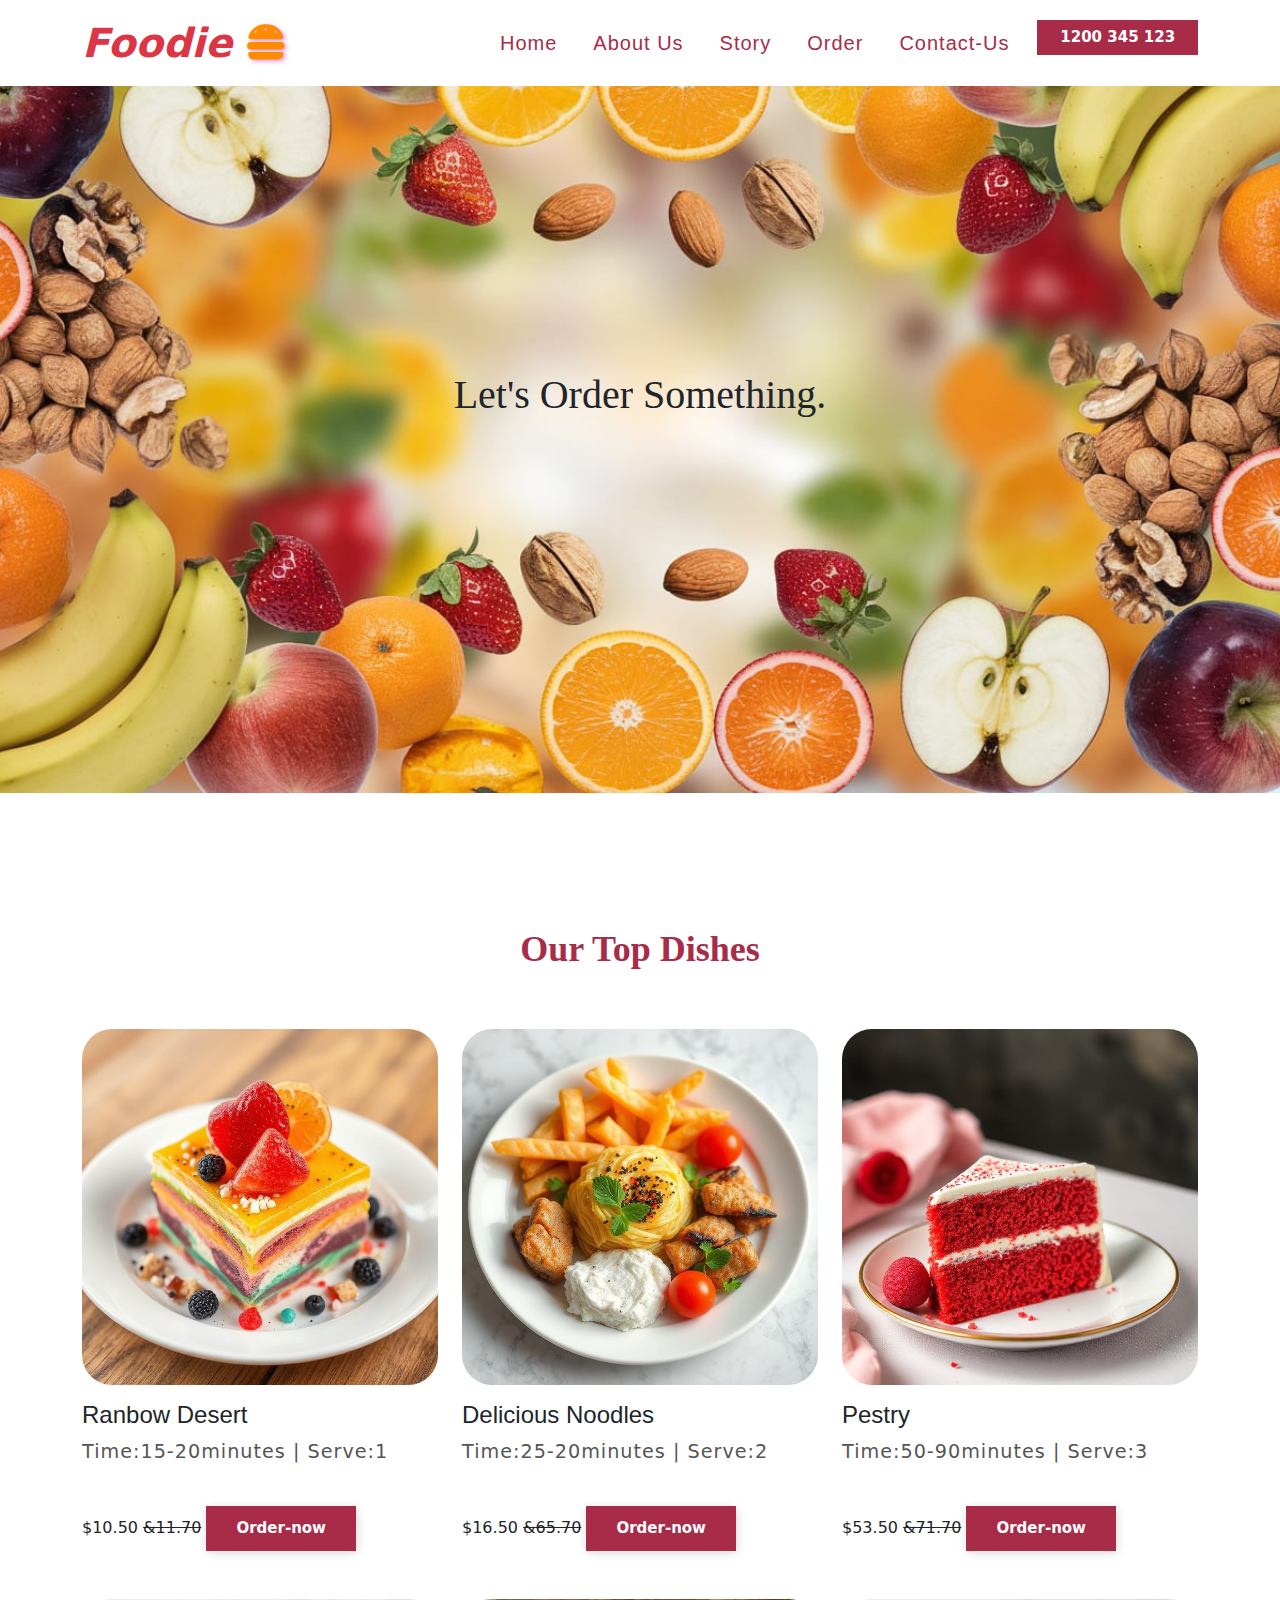
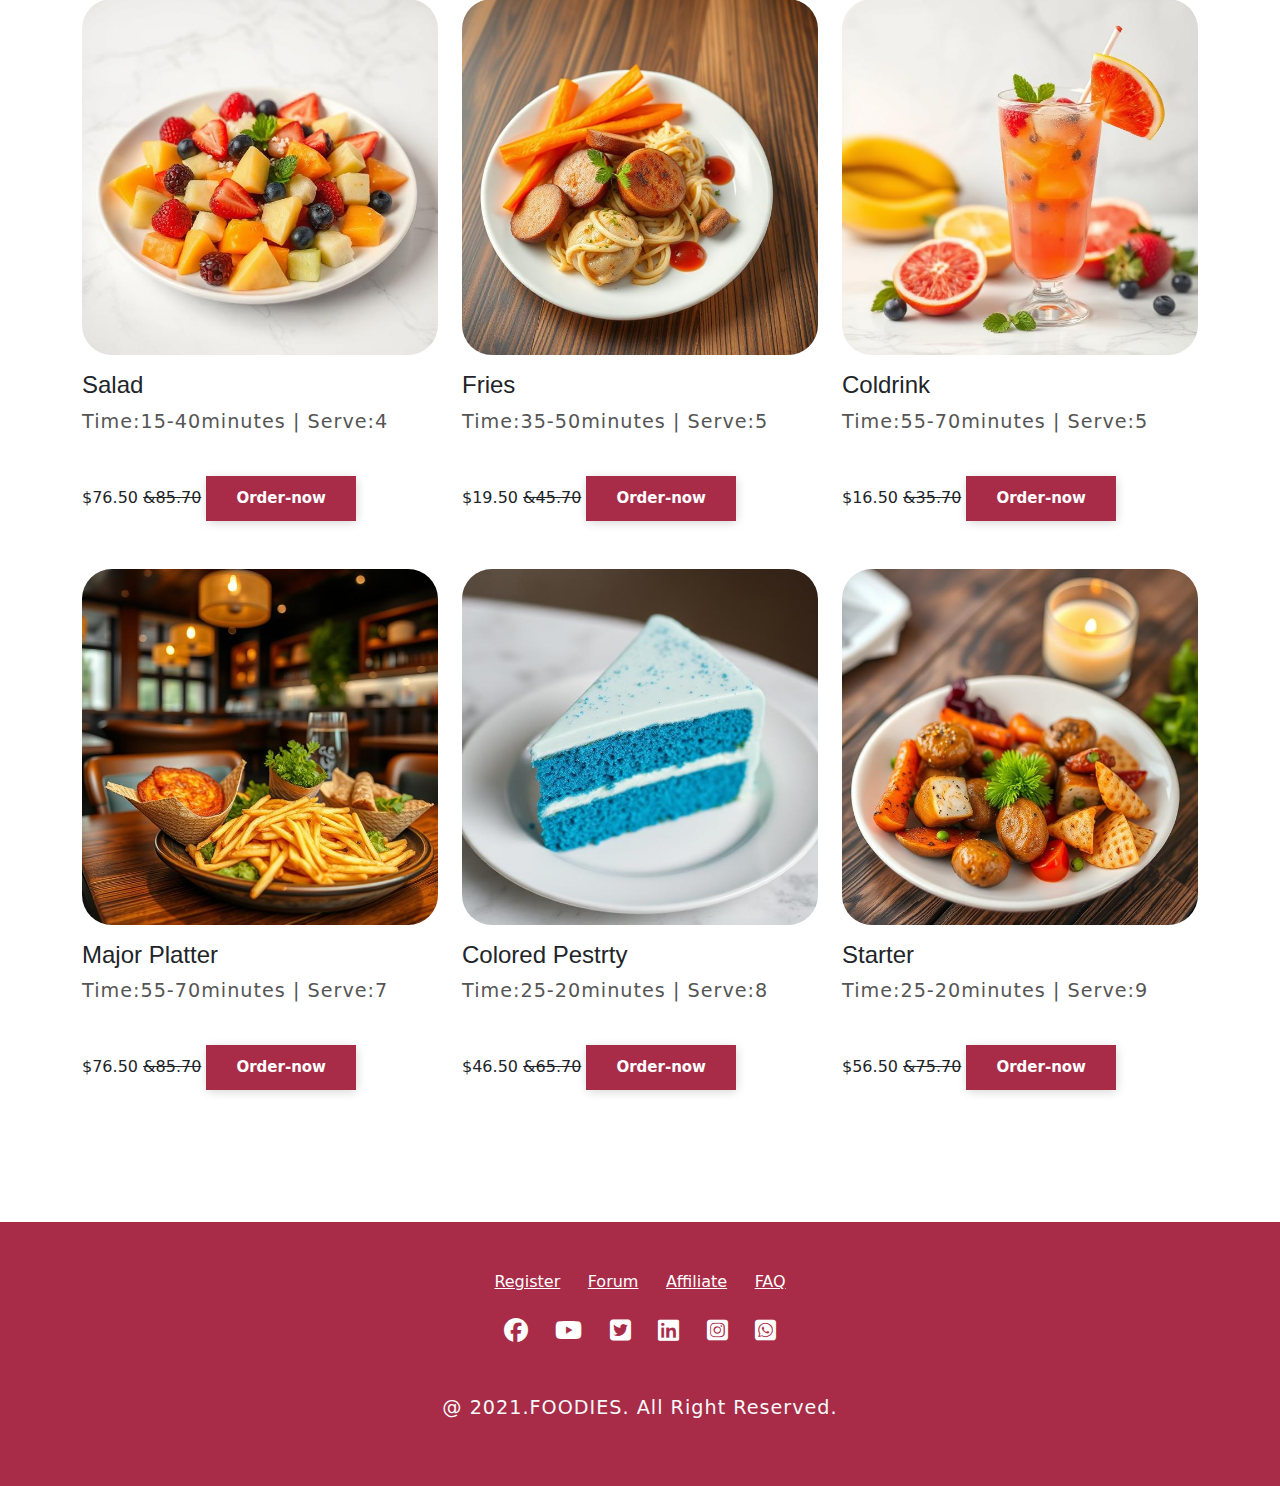
<file: foodie/order.html>
<!DOCTYPE html>
<html lang="en">
<head>
    <meta charset="UTF-8">
    <meta name="viewport" content="width=device-width, initial-scale=1.0">
    <title>about</title>
    <link rel="stylesheet" href="style.css">
    <link rel="stylesheet" href="https://cdnjs.cloudflare.com/ajax/libs/font-awesome/6.2.1/css/all.min.css">
    <link href="https://cdn.jsdelivr.net/npm/bootstrap@5.3.3/dist/css/bootstrap.min.css" rel="stylesheet" integrity="sha384-QWTKZyjpPEjISv5WaRU9OFeRpok6YctnYmDr5pNlyT2bRjXh0JMhjY6hW+ALEwIH" crossorigin="anonymous">
</head>
<body>
  <header>
    <nav class="navbar navbar-expand-lg navigation-wrap bg-white fixed-top">
        <div class="container  ">
          <a class="navbar-brand fst-italic lh-60 fw-bold text-danger fs-1" href="#"> Foodie <span id=logo><i class="fa-solid fa-burger"></span></i></a>
          <button class="navbar-toggler" type="button" data-bs-toggle="collapse" data-bs-target="#navbarText" 
          aria-controls="navbarText" aria-expanded="false" aria-label="Toggle navigation">
            <i class="fas fa-stream navbar-toggler-icon"></i>
          </button>
          <div class="collapse navbar-collapse" id="navbarText">

            <ul class="navbar-nav ms-auto mb-2 mb-lg-0">
              <li class="nav-item">
                <a class="nav-link" aria-current="page"  href="./index.html">Home</a>
              </li>
              <li class="nav-item">
                <a class="nav-link " href="./about.html">About Us</a>
              </li>
              <li class="nav-item">
                <a class="nav-link" href="./story.html">Story</a>
              </li>
              <li class="nav-item">
                <a class="nav-link"  href="./order.html">Order</a>
              </li>
              <li class="nav-item">
                <a class="nav-link    " href="./contact.html">Contact-us</a>
              </li>
            
<li><button class="main-btn">1200 345 123</button></li>
            
            </ul>
          </div>
        </div>
      </nav>
    </header>

    <section id="order">
      <div class=" order container-fluid px-0 top-banner">
        <div class="container">
          <div class="row">
            <div class="col-lg-12 col-md-7 text-center">
              <h1>Let's Order Something.</h1>
    
            </div>
          </div>
        </div>
      </div>
          </section>

          <section id="order">
            <div class="order  wrapper">
              <div class="container">
                <div class="row mt-0">
                  <div class="col-sm-12">
                    <div class="text-content text-center">
                      <h2 id="o">Our Top Dishes</h2>
                     
                      </div>
                      </div>
                      </div>
                      <div class="row pt-5">
          
                        <div class="col-lg-4 col-md-6 mb-lg-0 mb-5">
                          <div class="card">
                            <img src="./asstes/images/dish1.jpg" class="image-fluid">
                            <div class="pt-3">
                              <h4>Ranbow Desert </h4>
                              <p> Time:15-20minutes   | Serve:1 </p>
                              <span> $10.50 <del>&11.70</del></span>
                              <button class="mt-4 main-btn">Order-now</button>
                            </div>
                          </div>
                        </div>
          
                        <div class="col-lg-4 col-md-6 mb-lg-0 mb-5">
                          <div class="card">
                            <img src="./asstes/images/dish2.jpg" class="image-fluid text-align-center">
                            <div class="pt-3">
                              <h4>Delicious noodles</h4>
                              <p> Time:25-20minutes    | Serve:2</p>
                              <span> $16.50 <del>&65.70</del></span>
                              <button class="mt-4 main-btn">Order-now</button>
                            </div>
                          </div>
                        </div>
          
                        <div class="col-lg-4 col-md-6 mb-lg-0 mb-5">
                          <div class="card">
                            <img src="./asstes/images/dish3.jpg" class="image-fluid">
                            <div class="pt-3">
                              <h4>pestry</h4>
                              <p> Time:50-90minutes   |    Serve:3</p>
                              <span> $53.50 <del>&71.70</del></span>
                              <button class="mt-4 main-btn">Order-now</button>
                            </div>
                          </div>
                        </div>
          
                        <div class="col-lg-4 col-md-6 mb-lg-0 mb-5 mt-5">
                          <div class="card">
                            <img src="./asstes/images/dish4.jpg" class="image-fluid text-align-center">
                            <div class="pt-3">
                              <h4>Salad</h4>
                              <p> Time:15-40minutes    | Serve:4</p>
                              <span> $76.50 <del>&85.70</del></span>
                              <button class="mt-4 main-btn">Order-now</button>
                            </div>
                          </div>
                        </div>
                        <div class="col-lg-4 col-md-6 mb-lg-0 mb-5 mt-5">
                          <div class="card">
                            <img src="./asstes/images/dish5.jpg" class="image-fluid text-align-center">
                            <div class="pt-3">
                              <h4>Fries</h4>
                              <p> Time:35-50minutes    | Serve:5</p>
                              <span> $19.50 <del>&45.70</del></span>
                              <button class="mt-4 main-btn">Order-now</button>
                            </div>
                          </div>
                        </div>
                        <div class="col-lg-4 col-md-6 mb-lg-0 mb-5 mt-5">
                          <div class="card">
                            <img src="./asstes/images/dish6.jpg" class="image-fluid text-align-center">
                            <div class="pt-3">
                              <h4>Coldrink</h4>
                              <p> Time:55-70minutes    | Serve:5</p>
                              <span> $16.50 <del>&35.70</del></span>
                              <button class="mt-4 main-btn">Order-now</button>
                            </div>
                          </div>
                        </div>
                        <div class="col-lg-4 col-md-6 mb-lg-0 mb-5 mt-5">
                          <div class="card">
                            <img src="./asstes/images/dish7.jpg" class="image-fluid text-align-center">
                            <div class="pt-3">
                              <h4>Major platter</h4>
                              <p> Time:55-70minutes    | Serve:7</p>
                              <span> $76.50 <del>&85.70</del></span>
                              <button class="mt-4 main-btn">Order-now</button>
                            </div>
                          </div>
                        </div>
                        <div class="col-lg-4 col-md-6 mb-lg-0 mb-5 mt-5">
                          <div class="card">
                            <img src="./asstes/images/dish8.jpg" class="image-fluid text-align-center">
                            <div class="pt-3">
                              <h4>colored pestrty</h4>
                              <p> Time:25-20minutes    | Serve:8</p>
                              <span> $46.50 <del>&65.70</del></span>
                              <button class="mt-4 main-btn">Order-now</button>
                            </div>
                          </div>
                        </div>
                        <div class="col-lg-4 col-md-6 mb-lg-0 mb-5 mt-5">
                          <div class="card">
                            <img src="./asstes/images/dish9.jpg" class="image-fluid text-align-center">
                            <div class="pt-3">
                              <h4>Starter</h4>
                              <p> Time:25-20minutes    | Serve:9</p>
                              <span> $56.50 <del>&75.70</del></span>
                              <button class="mt-4 main-btn">Order-now</button>
                            </div>
                          </div>
                        </div>
                      
                      </div>
                      </div>
                      </div>
                    </section>        
              
            

        <section id="footer">
            <div class="footer py-5">
              <div class="container">
                <div class="row">
                  <div class="col-md-12 text-center">
                    <a class="footer-link"href="#">Register</a>
                    <a class="footer-link"href="#">Forum</a>
                    <a class="footer-link"href="#">Affiliate</a>
                    <a class="footer-link"href="#">FAQ</a>
                    <div class="footer-social pt-4 text-center">
                      <a href="#"><i class="fa-brands fa-facebook"></i></a>
                      <a href="#"><i class="fa-brands fa-youtube"></i></a>
                      <a href="#"><i class="fa-brands fa-square-twitter"></i></a>
                      <a href="#"><i class="fa-brands fa-linkedin"></i></a>
                      <a href="#"><i class="fa-brands fa-square-instagram"></i></a>
                      <a href="#"><i class="fa-brands fa-square-whatsapp"></i></a>
                    
                    </div>
                  </div>
                  <div class="col-sm-12">
                    <div class="footer-copy">
                      <div class="copy-right text-center pt-5">
                        <p class="text-light"> @ 2021.FOODIES. All Right Reserved.</p>
                      </div>
                    </div>
                  </div>
                </div>
              </div>
            </div>
           </section>


</body>
</html>
</file>
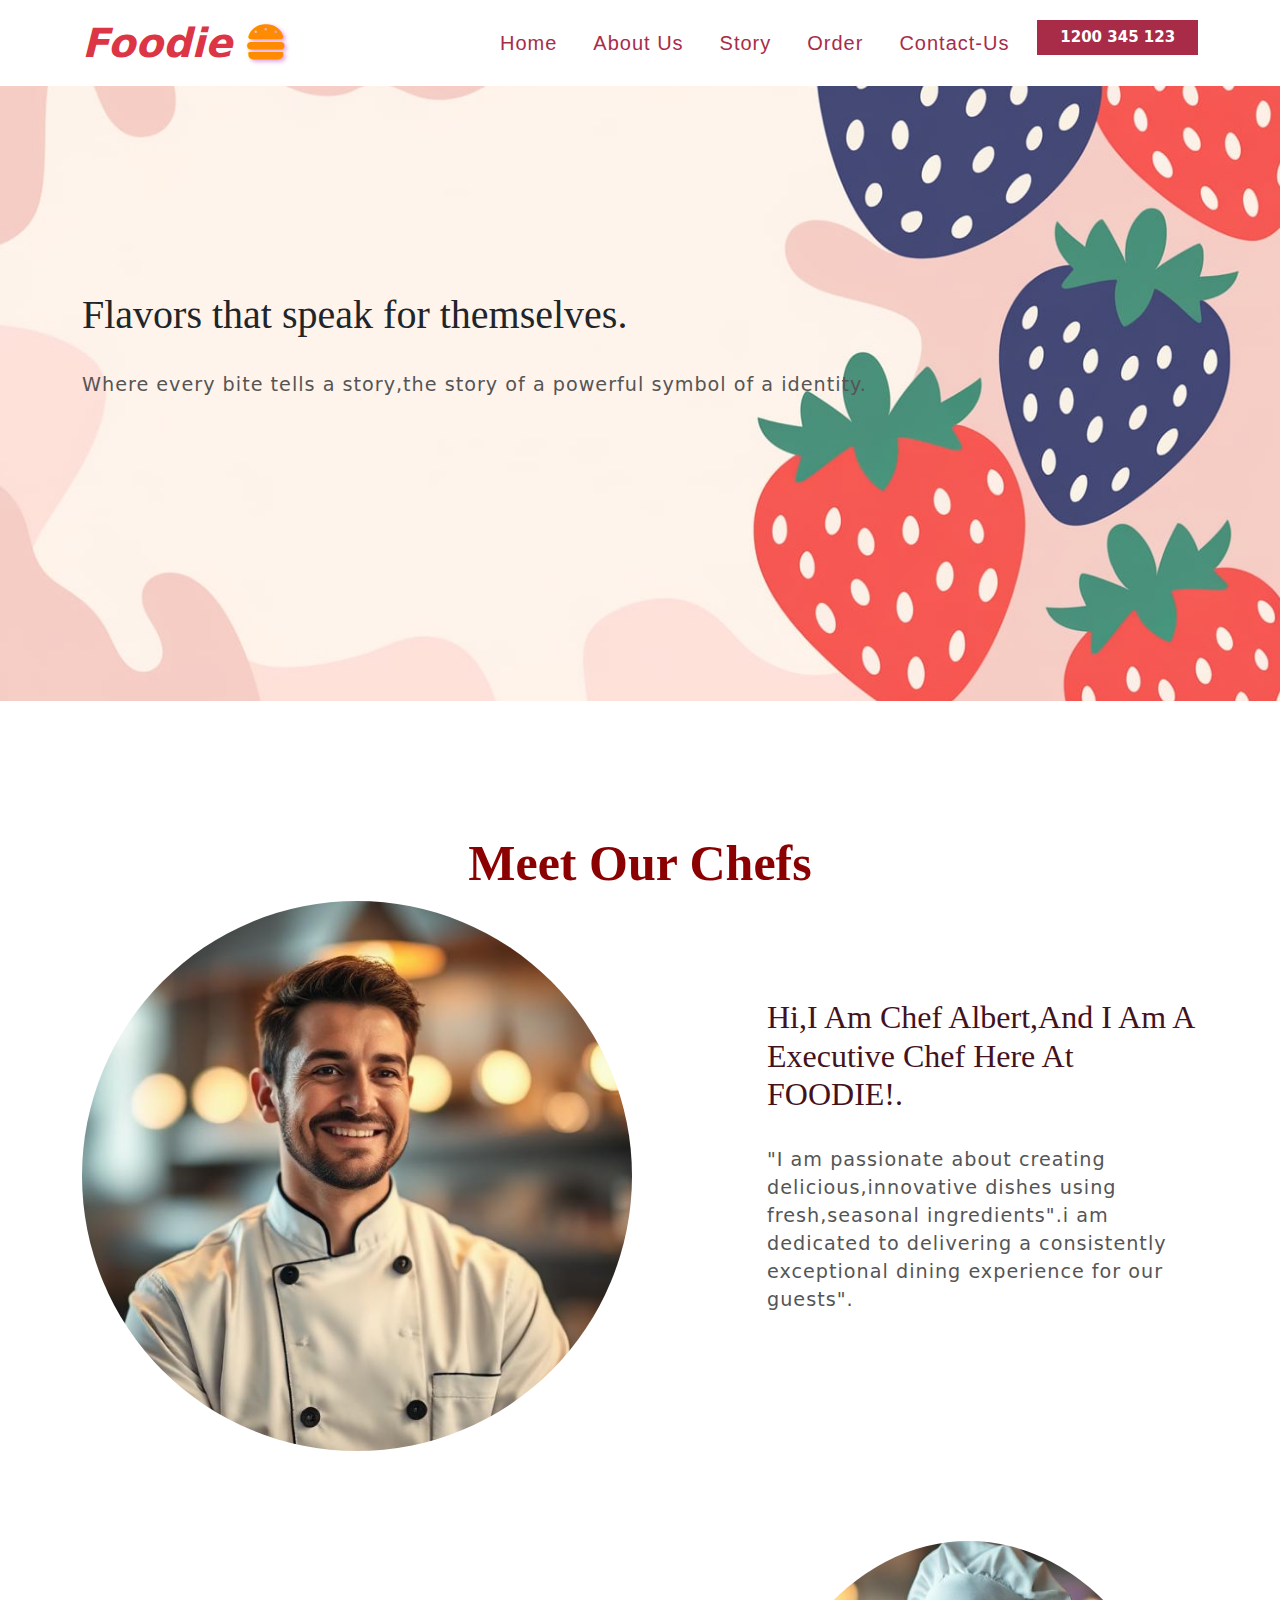
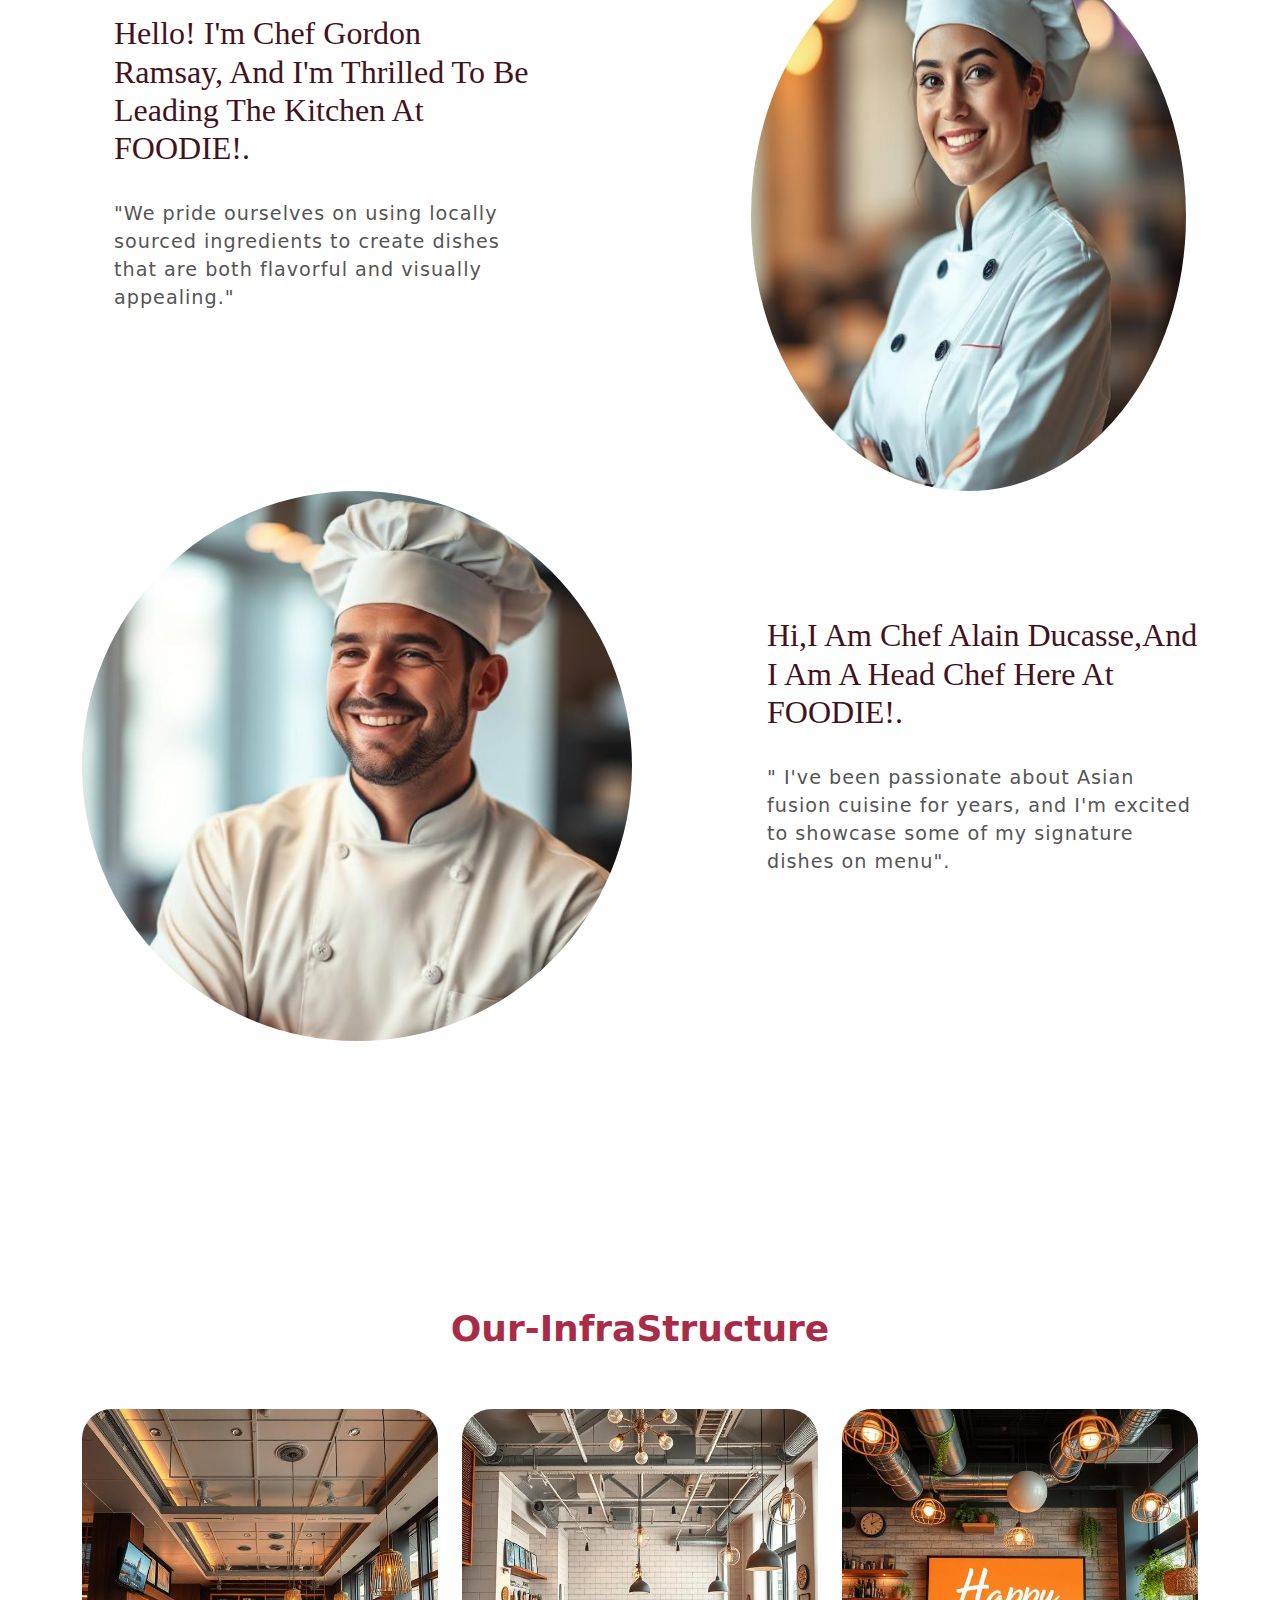
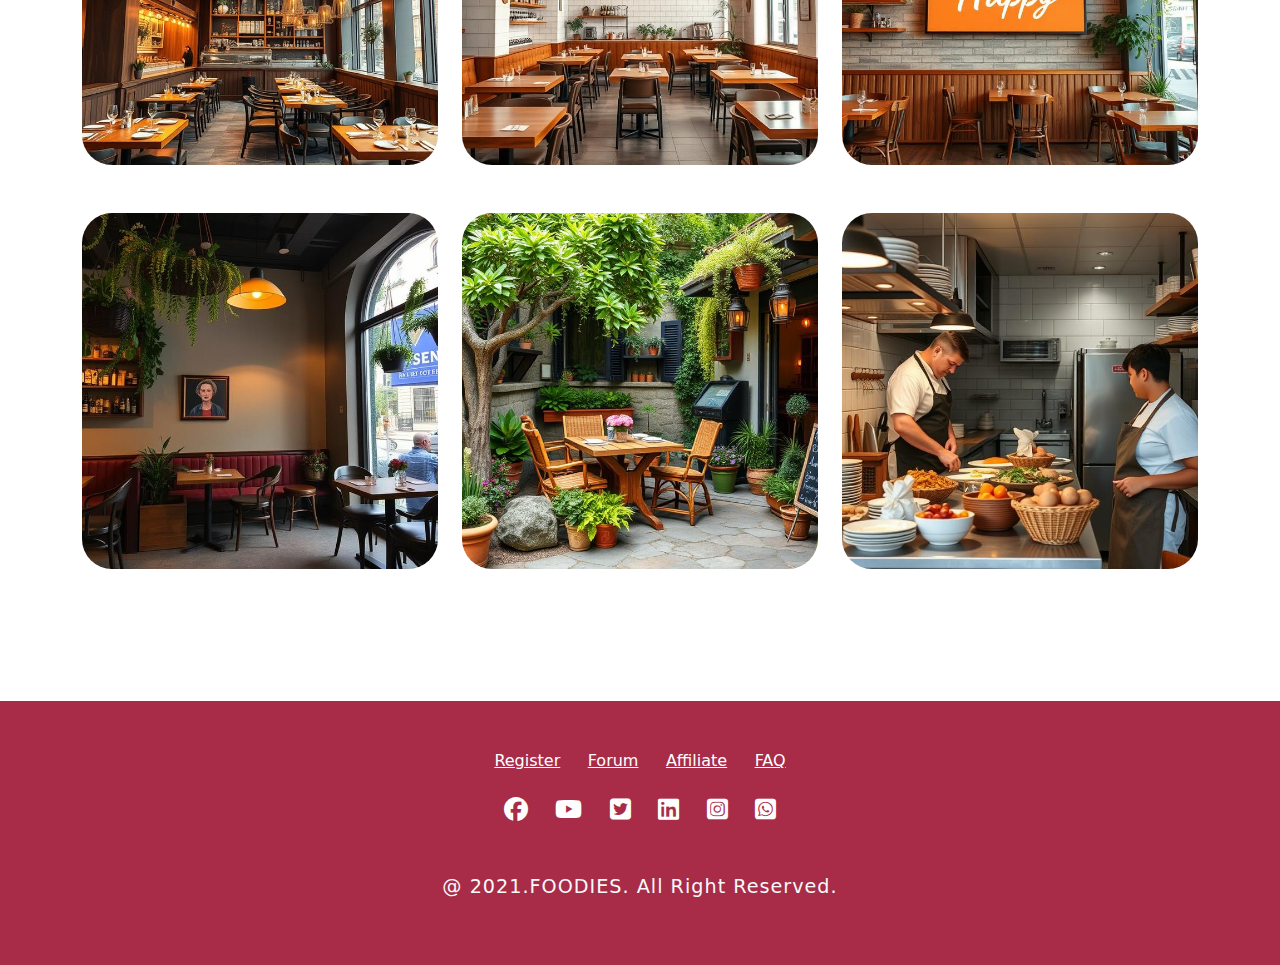
<file: foodie/story.html>
<!DOCTYPE html>
<html lang="en">
<head>
    <meta charset="UTF-8">
    <meta name="viewport" content="width=device-width, initial-scale=1.0">
    <title>about</title>
    <link rel="stylesheet" href="style.css">
    <link rel="stylesheet" href="https://cdnjs.cloudflare.com/ajax/libs/font-awesome/6.2.1/css/all.min.css">
    <link href="https://cdn.jsdelivr.net/npm/bootstrap@5.3.3/dist/css/bootstrap.min.css" rel="stylesheet" integrity="sha384-QWTKZyjpPEjISv5WaRU9OFeRpok6YctnYmDr5pNlyT2bRjXh0JMhjY6hW+ALEwIH" crossorigin="anonymous">
</head>
<body>
  
  <header>
    <nav class="navbar navbar-expand-lg navigation-wrap bg-white fixed-top">
        <div class="container  ">
          <a class="navbar-brand fst-italic lh-60 fw-bold text-danger fs-1" href="#"> Foodie <span id=logo><i class="fa-solid fa-burger"></span></i></a>
          <button class="navbar-toggler" type="button" data-bs-toggle="collapse" data-bs-target="#navbarText" 
          aria-controls="navbarText" aria-expanded="false" aria-label="Toggle navigation">
            <i class="fas fa-stream navbar-toggler-icon"></i>
          </button>
          <div class="collapse navbar-collapse" id="navbarText">

            <ul class="navbar-nav ms-auto mb-2 mb-lg-0">
              <li class="nav-item">
                <a class="nav-link" aria-current="page"  href="./index.html">Home</a>
              </li>
              <li class="nav-item">
                <a class="nav-link " href="./about.html">About Us</a>
              </li>
              <li class="nav-item">
                <a class="nav-link" href="./story.html">Story</a>
              </li>
              <li class="nav-item">
                <a class="nav-link"  href="./order.html">Order</a>
              </li>
              <li class="nav-item">
                <a class="nav-link    " href="./contact.html">Contact-us</a>
              </li>
            
<li><button class="main-btn">1200 345 123</button></li>
            
            </ul>
          </div>
        </div>
      </nav>
    </header>

        <section id="story">
            <div class=" story container-fluid px-0 top-banner">
              <div class="container">
                <div class="row">
                  <div class="col-lg-12 col-md-7 ">
                    <h1>Flavors that speak for themselves.</h1><br>
                    <p>Where every bite tells a story,the story of a powerful symbol of a identity.
                     
                   
                  </div>
                </div>
              </div>
            </div>
                </section>
            

                <section id="our-chefs">
                    <div class="about-section wrapper ">
                      <div class="container">
                        <div class="row mt-0">
                            <div class="col-sm-12">
                              <div class="text-content text-center text-danger">
                                <h2 id="g" >Meet Our Chefs</h2>
                                </div>
                                </div>
                                </div>
                  <div class="row align-items-center">
                    <div class="col-lg-7 col-md-12 mb-lg-0 mb-5 ">
                      <div class="card border-0">
                      
                        <img src="./asstes/images/chef1.jpg" class="img-fluid">
                      </div>
                    </div>
                    <div class="col-lg-5 col-md-12 text-sec">
                        <h2 id="n">Hi,I am chef Albert,and I am a executive Chef here at FOODIE!.
                        </h2><br>
                        <p>
                            "I am passionate about creating
                            delicious,innovative
                           dishes using fresh,seasonal ingredients".i am dedicated to delivering a consistently exceptional dining experience 
                           for our guests".
                         
                         
                        </p><br>
                      </div>
                        </div>


                        <div class="container food-type">
                            <div class="row align-items-center ">
                              <div class="col-lg-5 col-md-12 text-sec mb-lg-0 mb-5 ">
                                <h2 id="n">hello! I'm Chef Gordon ramsay, and I'm thrilled to be leading the kitchen at FOODIE!.  
        

                                 
                                </h2><br>
                                <p>    "We pride ourselves on using locally sourced ingredients to create dishes that are both flavorful and visually appealing." 
                                </p>
                               
                                </div>
                                <div class="col-lg-7 col-md-12 ">
                                  <div class=" img2 card border-0 ">
                                    <img src="./asstes/images/chef2.jpg" class="img-fluid ">
                                  </div>
                                </div>
                              </div>
                            </div>


                            <div class="row align-items-center">
                                <div class="col-lg-7 col-md-12 mb-lg-0 mb-5 ">
                                  <div class="card border-0">
                                  
                                    <img src="./asstes/images/chef3.jpg" class="img-fluid">
                                  </div>
                                </div>
                                <div class="col-lg-5 col-md-12 text-sec">
                                    <h2 id="m">Hi,I am chef Alain ducasse,and I am a head Chef here at FOODIE!.
                                    </h2><br>
                                    <p>
                                 " I've been passionate about Asian fusion cuisine for years, 
                                        and I'm excited to showcase some of my signature dishes on menu".
                                     
                                    </p><br>
                                  </div>
                                    </div>
              
                           
                      </div>
                   </div>
                   </div>
                   </section>
                   

<section id="Our-infra">
    <div class="explore-food wrapper ">
      <div class="container">
        <div class="row mt-0">
          <div class="col-sm-12">
            <div class="text-content text-center">
              <h2 >Our-infraStructure</h2>
              </div>
              </div>
              </div>
              <div class="row pt-5">
  
                <div class="col-lg-4 col-md-6 mb-lg-0 mb-5 ">
                  <div class="card">
                    <img src="./asstes/images/infra1.jpg" class="image-fluid">
                
                  </div>
                </div>
  
                <div class="col-lg-4 col-md-6 mb-lg-0 mb-5">
                  <div class="card">
                    <img src="./asstes/images/infra2.jpg" class="image-fluid text-align-center">
                
                  </div>
                </div>
  
                <div class="col-lg-4 col-md-7 mb-lg-0 mb-5">
                  <div class="card">
                    <img src="./asstes/images/infra3.jpg" class="image-fluid">
                    
                  </div>
                </div>
                  
                <div class="col-lg-4 col-md-6 mb-lg-0 mb-5 mt-5">
                  <div class="card">
                    <img src="./asstes/images/infra4.jpg" class="image-fluid text-align-center">
                
                  </div>
                </div>
                <div class="col-lg-4 col-md-6 mb-lg-0 mb-5 mt-5">
                  <div class="card">
                    <img src="./asstes/images/infra5.jpg" class="image-fluid text-align-center">
                
                  </div>
                </div>
                <div class="col-lg-4 col-md-6 mb-lg-0 mb-5 mt-5">
                  <div class="card">
                    <img src="./asstes/images/infra6.jpg" class="image-fluid text-align-center">
                
                  </div>
                </div>
  
              </div>
              </div>
              </div>
            </section>
  
  

        <section id="footer">
            <div class="footer py-5">
              <div class="container">
                <div class="row">
                  <div class="col-md-12 text-center">
                    <a class="footer-link"href="#">Register</a>
                    <a class="footer-link"href="#">Forum</a>
                    <a class="footer-link"href="#">Affiliate</a>
                    <a class="footer-link"href="#">FAQ</a>
                    <div class="footer-social pt-4 text-center">
                      <a href="#"><i class="fa-brands fa-facebook"></i></a>
                      <a href="#"><i class="fa-brands fa-youtube"></i></a>
                      <a href="#"><i class="fa-brands fa-square-twitter"></i></a>
                      <a href="#"><i class="fa-brands fa-linkedin"></i></a>
                      <a href="#"><i class="fa-brands fa-square-instagram"></i></a>
                      <a href="#"><i class="fa-brands fa-square-whatsapp"></i></a>
                    
                    </div>
                  </div>
                  <div class="col-sm-12">
                    <div class="footer-copy">
                      <div class="copy-right text-center pt-5">
                        <p class="text-light"> @ 2021.FOODIES. All Right Reserved.</p>
                      </div>
                    </div>
                  </div>
                </div>
              </div>
            </div>
           </section>


</body>
</html>
</file>
<file: foodie/style.css>
/* media query for navbar i phone for nav bar*/


@media(max-width:991px){

    /*custom classes*/
    .text-content{
        width:100%;
    }
    .logo{
        height:3.8125rem;
    }
    .navigation-wrap{
        text-align: center;
        background-color:var(--white-color) ;
    }
    .naviagtion-wrap .navbar-nav a{
        line-height:1.875rem;
    }
   

}

/* media query for small devices for top banner and counter*/
@media(max-width:768px){
    h1{
        font-size: 2.8rem;
    }
    h2{
        font-size: 2rem;
        line-height: 2.06rem;
    }
    .top-banner{
        padding:10.875rem 0 9.375rem;
    }
.story-section{
    height:auto;
    padding:3rem 0;
}

}



/* 
*******************************
predefine
***********************************
*/

a,
a:hover{
    text-decoration: none;
}
a:hover{
    color:var(--primary-color);
}
ul,ol{
    margin: 0;
    padding: 0;
}


:root{
   --primary-color:#A82C48;
   --secondary-color:#43121d ;
   --third-color:#f98169;
   --white-color:#fff;
   --text-color:#555;
   --text-grey:#999;
   --black-color:#000;
   --primary-font:'Roboto',sans-serif;
   --secondary-font:'Quicksand',sans-serif;

}
html{
    scroll-behavior: smooth;
}
body{
    font-family: var(--primary-font);
    font-size: 100%;
    font-weight: 400;
}


h1{
font-size:3rem;
font-weight: 900;
margin-bottom: 3rem;
color:var(--secondary-color);
font-family:Georgia, 'Times New Roman', Times, serif;
line-height: 1.5;

}

h2{
    font-size:2.25rem;
font-weight: 700;
font-family: var(--secondary-font);
color:var(--secondary-color);
line-height: 3rem;
text-transform: capitalize;
}


h4{
    font-size:18px;
    font-weight: 800;
    font-family: var(--secondary-font);
    color:var(--secondary-color);
    line-height: 3rem;
    text-transform: capitalize;
    margin-bottom:0.5rem ;

}
.review-section .carousel-caption h5{
    font-size:1rem;
    font-weight: 700;
    font-family: var(--secondary-font);
    color:var(--secondary-color);
    line-height: 3rem;
    text-transform: capitalize;
    margin-bottom:0.5rem ;


}
p{
font-size: 1.2rem;
color:var(--text-color);
font-weight: 500;
line-height:1.75rem;
letter-spacing: 1px;
}


.main-btn{
    display: inline-block;
    padding:0.625rem 1.875rem;
    line-height: 1.5625rem;
    background-color:var(--primary-color) ;
    border:-.1875rem solid var(--primary-color);
    color:var(--white-color);
    font-size: 0.9375rem;
    font-weight: 900;
    box-shadow: 1px 2px 10px -1px rgb(0 0 0 / 19%);

}
.main-btn a{
    color: white;
    text-decoration: none;
}

.white-btn{
    display: inline-block;
    padding:0.625rem 1.875rem;
    line-height: 1.5625rem;
    background-color:var(--white-color) ;
    border:-.1875rem solid var(--white-color);
    color:var(--text-color);
    font-size: 0.9375rem;
    font-weight: 900;
    box-shadow: 1px 2px 10px -1px rgb(0 0 0 /19%);
    transition: all .4s ease-out 0s;
}
.main-btn:hover{
    background-color: transparent;
    color:var(--primary-color);
}
.main-btn a:hover{
    background-color: transparent;
    color:var(--primary-color);
}
.white-btn:hover{
    background-color: transparent;
    color:var(--primary-color);
    border-color: var(--primary-color);
}
.wrapper{
    padding-top:8.25rem;
    padding-bottom: 8.25rem;

}
.text-content{
    width:70%;
    margin:auto;
}
.counter-section h2,
.review-section h2,
.book-food-text h2{
    color:var(--white-color)
}


/*
*******************************************
navabr
**********************************************
*/
#logo{
color:darkorange;
  
    text-shadow: 2px 2px 4px plum;

}
.naviagtion-wrap
{
    position:fixed;
    width:100%;
    left:0;
    z-index:1000;
    -webkit-transition:all 0.3s ease-out;
    transition:all 0.3s ease-out;

}
.navigation-wrap .nav-item{
    padding:0 0.625rem;
    transition:all 200ms linear;
}
.nav-toggler:focus{
    outline:unset ;
    border:unset;
    box-shadow: none;
}

.navbar-nav a{
    color:var(--primary-color);
    transition: color 0.3s ease-in-out;
    font-size: 20px;
    font-weight: 500;
    text-transform: capitalize;
    letter-spacing: 1px;
    font-family: Verdana, Geneva, Tahoma, sans-serif;

}

/* Active Link Highlight */
.navbar-nav a:hover {
    color: #444edc;


}

.navbar{
    position:fixed;
    top:0;
    left:0;
    width:100%; 
}    


.navigation-wrap .main-btn{
    padding:0.3125rem 1.43rem;
    box-shadow: none;
    margin-left: 0.625rem;
    }
/*
************************************************
top banner
**************************************************
 */

.top-banner{
    background:url('./asstes/images/banner1.jpg') no-repeat center;
    background-size: cover;
    padding:15.875rem 15.9375rem;
    margin-top:0px;
}
 

/*
**********************************
counter
*********************************
*/
.counter-section{
  
    background-color:var(--primary-color);
    padding:2.5rem 0;
}
.counter-section p{
    color:var(--white-color);
    text-transform: uppercase;

}
/*
*********************************
about section
******************************
*/
#m{
    color:#43121d;
    font-weight: 500;
    font-family: 'Times New Roman', Times, serif;
}
#n{
    color:#43121d;
    font-weight: 500;
    font-family: 'Times New Roman', Times, serif;
}
.about-section{
    background-color:var(--white-color);
    margin-top:auto;

}

.about-section .card
{
    border-radius:1%;   
}
.about-section .card img{
    border-radius:50%;
    height:550px;
    width:550px;

}
.about-section .text-sec{
    padding-left: 2rem;
}
.img2{
    padding-left: 12rem;
    margin-top:90px;
}

/*
***********************************************
food type section design
******************************************
*/
.food type{
    padding-top: 8.25rem;
}
/*
**************************************************
story
***********************************
*/
.story-section{
    width:100%;
    height:45.25rem;
    background:url(./asstes/images/banner2.jpg) no-repeat center;
    background-size: cover;
    padding-top: 100px;
    text-align: center;
}
.story-section h2{
    color:var(--secondary-color);
    font-family: 'Times New Roman', Times, serif;
    font-weight: 500;
}
/*
******************************************
explore
***********************************************
*/
#o{
    font-family: 'Times New Roman', Times, serif;
    
}
.explore-food h2{
   
    font-size:2.25rem;
    font-weight: 700;
    font-family: var(--primary-color);
    color:var(--primary-color);
    line-height: 3rem;
    text-transform: capitalize;
}
.explore-food .card{
    border:none;
    background-color: transparent;
    border-radius: 1px;

}
.explore-food .card 
 img{
    object-fit: cover;
    border-radius: 30px;

}
.explore-food .card span{
   display: block;
   font-size: 1.5rem;
   font-weight: 700;
   color:var(--primary-color);
   padding-bottom: 1rem;
   border-bottom:0.0635 solid #fff;
}
.explore-food .card span  del{
color:var(--text-grey);
margin-left: 0.5rem;

}
/*
****************************************
review
***************************************
*/



   
.review-section{
    background-color: var(--primary-color);
    height:35rem;
}


.review-section .carousel-item {
    margin-top: 2rem;
    padding:10rem 3.125rem;
    background-color:var(--white-color);
    border-radius: 0.9rem;
    text-align: center;
    height: 25.25rem;
    width:65.25rem;

}
.review-section .carousel-caption img{
    border-radius: 50%;
    max-width: 8rem;
    padding:0.3125rem;
    object-fit: cover;
    border: 5px solid pink;
    margin-bottom: 0rem;
   
}


.review-section .carousel-item .carousel-caption p{

    font-size: 1.125rem;
    line-height: 2.056rem;
    padding:0 11% 0.625rem;
}

#a,#b,#c{
    color:#A82C48;
    font-family:cursive;
    font-weight: 700;
    font-size: large;
}

.review-section .carousel-indicators {
    bottom:-2.8125rem;
}

.review-section .carousel-indicators button{
    width:20px;
    height:20px;
    outline:none;
    border-radius: 50%;
    border:none;
    margin-right: 1rem;
    opacity: 0.2;

}
.review-section .carousel-indicators button.active{
    opacity: 1;
}


@media (max-width: 768px) {
    .review-section {
        padding: 2.5rem 0;
    }

    .review-section h2 {
        font-size: 1.6rem;
    }

    .review-section .carousel-item {
        width: 100%; 
        padding: 1.8rem;
    }

    .review-section .carousel-caption img {
        width: 90px;
        height: 90px;
    }
    .review-section .carousel-item .carousel-caption p {
        font-size: 1rem;
        line-height: 1.5rem;
    }

    .review-section .carousel-indicators {
        display: none !important;
    }

    .review-section::before,
    .review-section::after {
        width: 100px;
        height: 100px;
    }
}



    



 



/*
*****************************
faq
*******************************
*/
#food{
    color:darkorange;
    

}
#shop{
color:crimson;
}
#bake{
color:#43121d;
}
#leaf{
color:darkgreen;
}
.faq h4{
    color:blue;
    font-weight: 500;
    font-family: 'Times New Roman', Times, serif;
    font-size: 25px;

}
#e{
    color:darkred;
    font-family:'Times New Roman', Times, serif;
    font-weight: 700;
}
.book-food{
    width:100%;
    background:url(./asstes/images/banner3.jpg) no-repeat center;
    background-size: cover;
    background-attachment: fixed;
    background-position: 0 71.9125px;
    padding:8.37rem 0;

}
/*
**********************
transparent
************************
*/
#transparent{
    color:var(--secondary-color);
    font-weight: 700;
}
/*
****************************
form control
************************
*/
.newsletter{
    width:65%;
    margin:0 auto;
}
#f{
    color:darkred;
    font-weight: 900;
    font-family: 'Times New Roman', Times, serif;
    font-size: 30px;
    
}
.newsletter .form-control{
    height:3.255rem;
    padding:0 1.25rem;
    font-weight: 700;
    font-size: 0.87rem;
    width:100%;
    border:none;
    border-radius:0;
    background:transparent;
    border:0.1975rem solid var(--text-grey);
    color:var(--black-color)
}
.newsletter .form-control:hover,
.newsletter .form-control:focus{
    outline:none;
    box-shadow:none;
    border-color: var(--primary-color);
}
/*
*****************************
footer
*********************************
*/

.footer{
    background:var(--primary-color);

}
.footer .footer-link{
    font-size: 1rem;
    color:var(--white-color);
    padding:0.825rem;
}
.footer .footer-link a{
    color: var(--white-color) !important;
}
.footer a i{
    font-size:1.5rem;
    padding :0 1rem;
    color:var(--white-color);
}
.footer .footer-link,
.footer a i{
    padding:0 0.7rem;
}
/*
***********************************
about
***********************************
*/
.about1{
   
        background:url('./asstes/images/banner4.jpeg') no-repeat center;
        background-size: cover;
        padding:17.875rem 17.9375rem;
        margin-top:5px;
    
}

.about2{
   
    background:url('./asstes/images/banner7.jpeg') no-repeat center;
    background-size: cover;
    padding:17.875rem 17.9375rem;
    margin-top:5px;

}
.our-chefs{
  
        background-color:var(--white-color);
        margin-top:auto;
}

    .our-chefs.card
    {
        border-radius:50%;   
    }

    #g{
        color:darkred;
        font-weight: 900;
        font-family: 'Times New Roman', Times, serif;
        font-size: 50px;
    }

    /*
    ****************************
    story
    **************************
    */
    .story{
   
        background:url('./asstes/images/banner8.jpeg') no-repeat center;
        background-size: cover;
        padding:17.875rem 17.9375rem;
        margin-top:5px;
    }
    /*
    ******************************
    conatct us
    ********************************
    */
  
   #contact .top-banner{
        background:url('./asstes/images/banner9.jpeg') no-repeat center;
        background-size: cover;
        padding:20.875rem 20.9375rem;
        margin-top:0px;
    }
  #contact-us .container{
    background-image:linear-gradient(45deg,pink,skyblue);
  }
  /*
  *************************
  order
  **********************
  */
  #order .top-banner{
    background:url('./asstes/images/banner5.jpeg') no-repeat center;
    background-size: cover;
    padding:22.875rem 22.9375rem;
    margin-top:5px;


  }
  .order h2{
   
    font-size:2.25rem;
    font-weight: 700;
    font-family: var(--primary-color);
    color:var(--primary-color);
    line-height: 3rem;
    text-transform: capitalize;
}
  .order .card{
    border:none;
    background-color: transparent;
    border-radius: 1px;

}
.order .card 
 img{
    object-fit: cover;
    border-radius: 30px;

}
</file>
